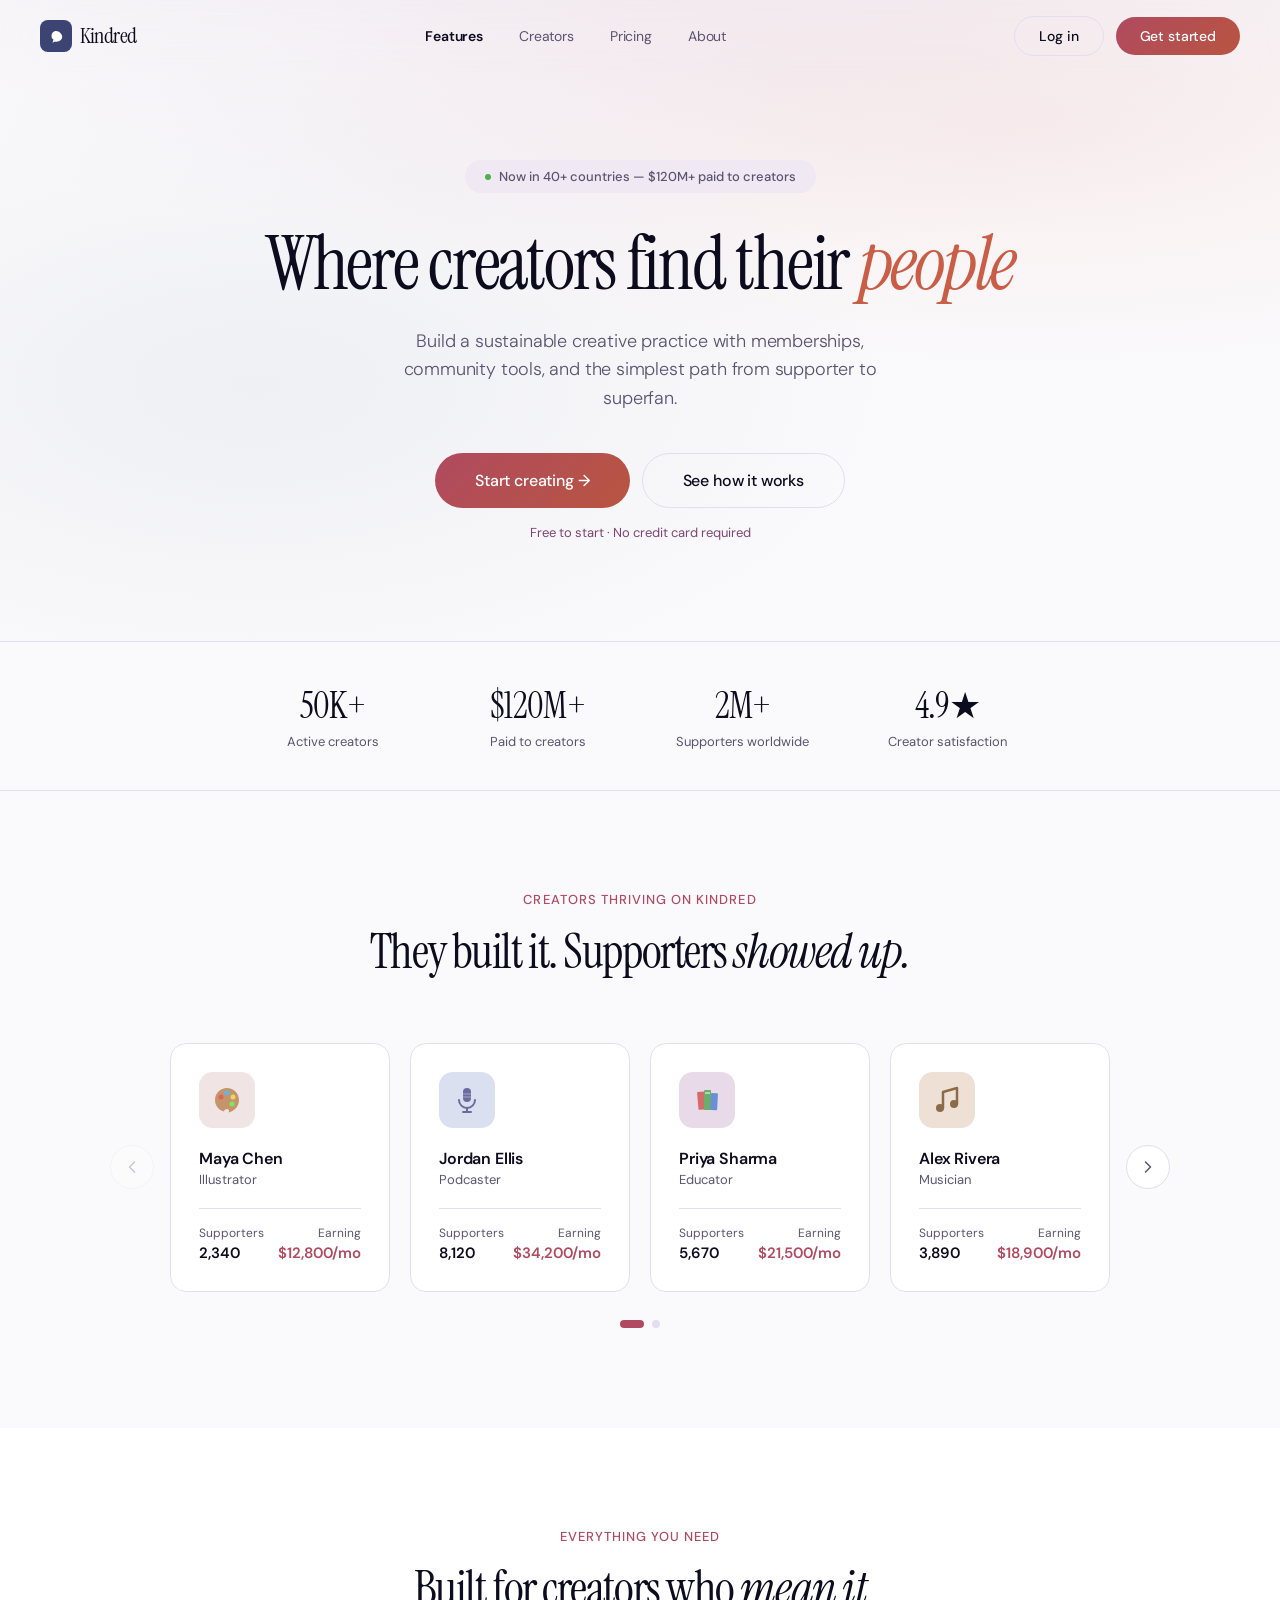
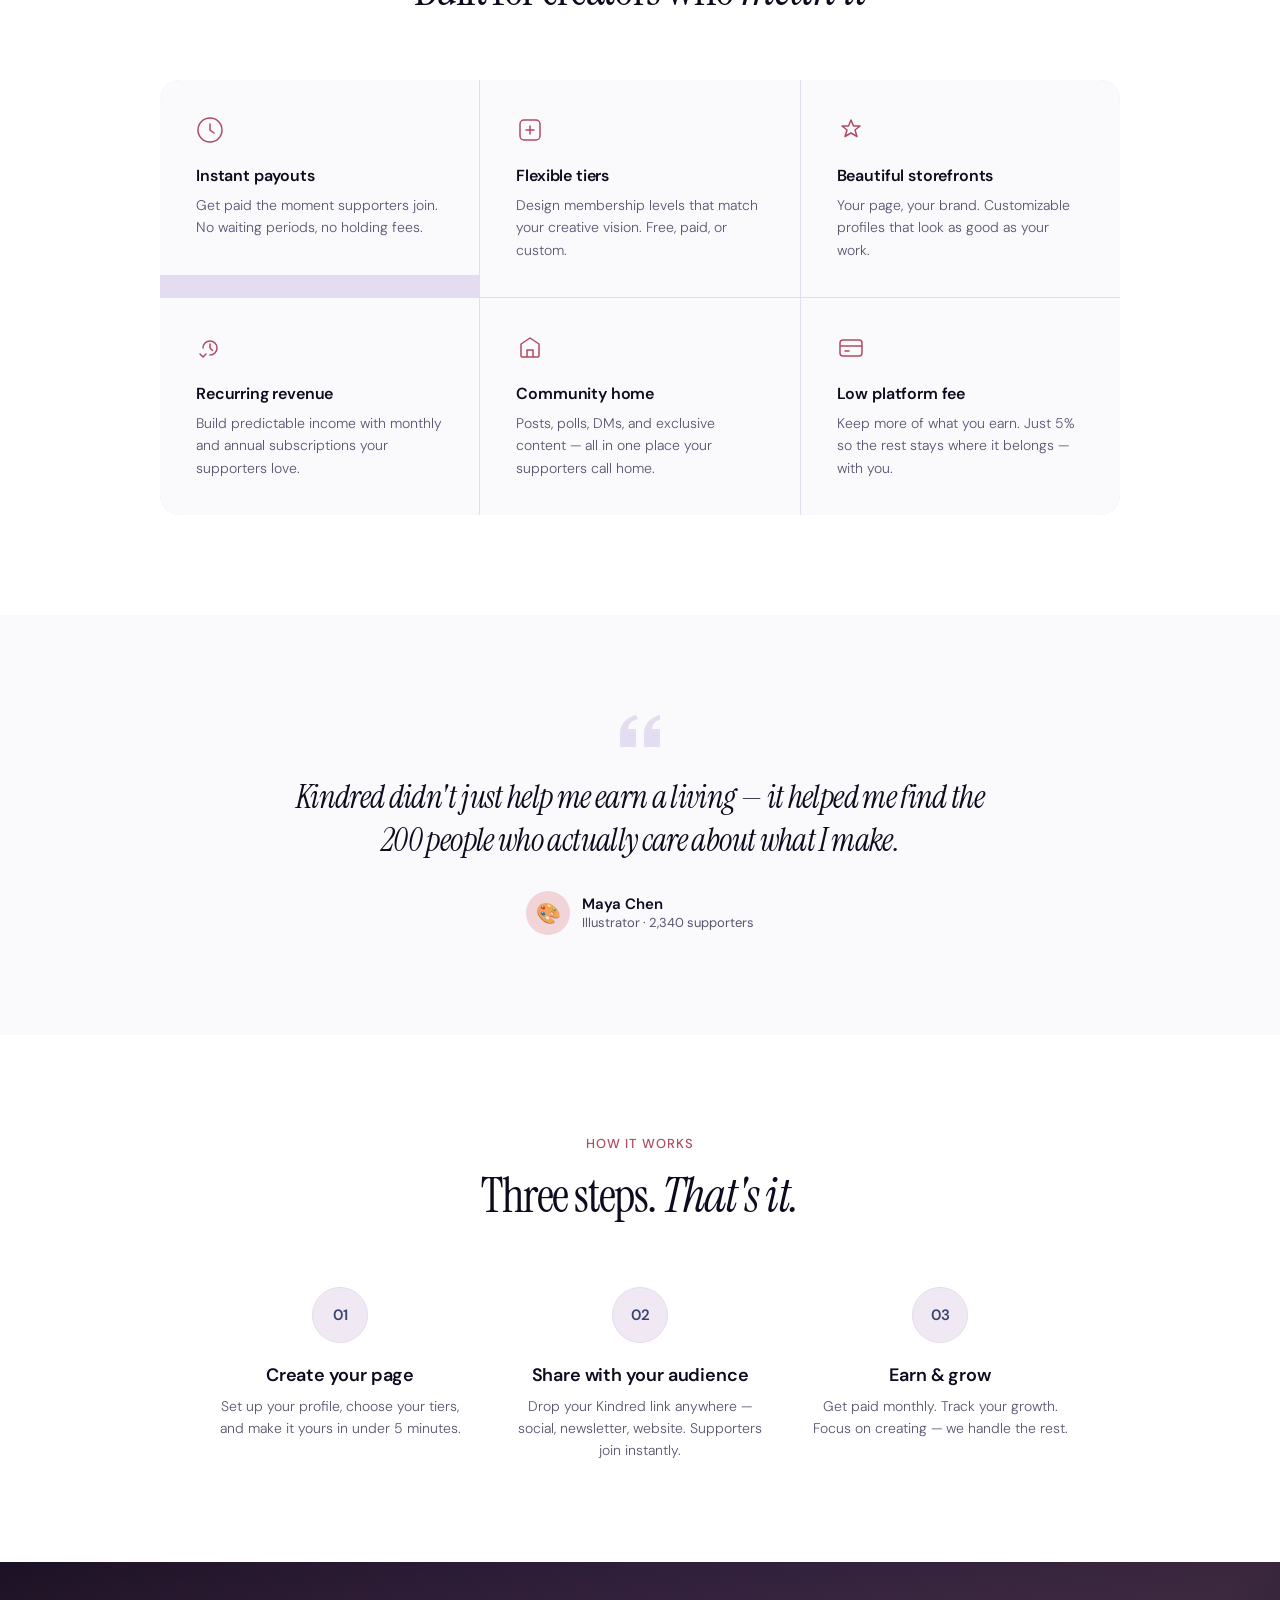
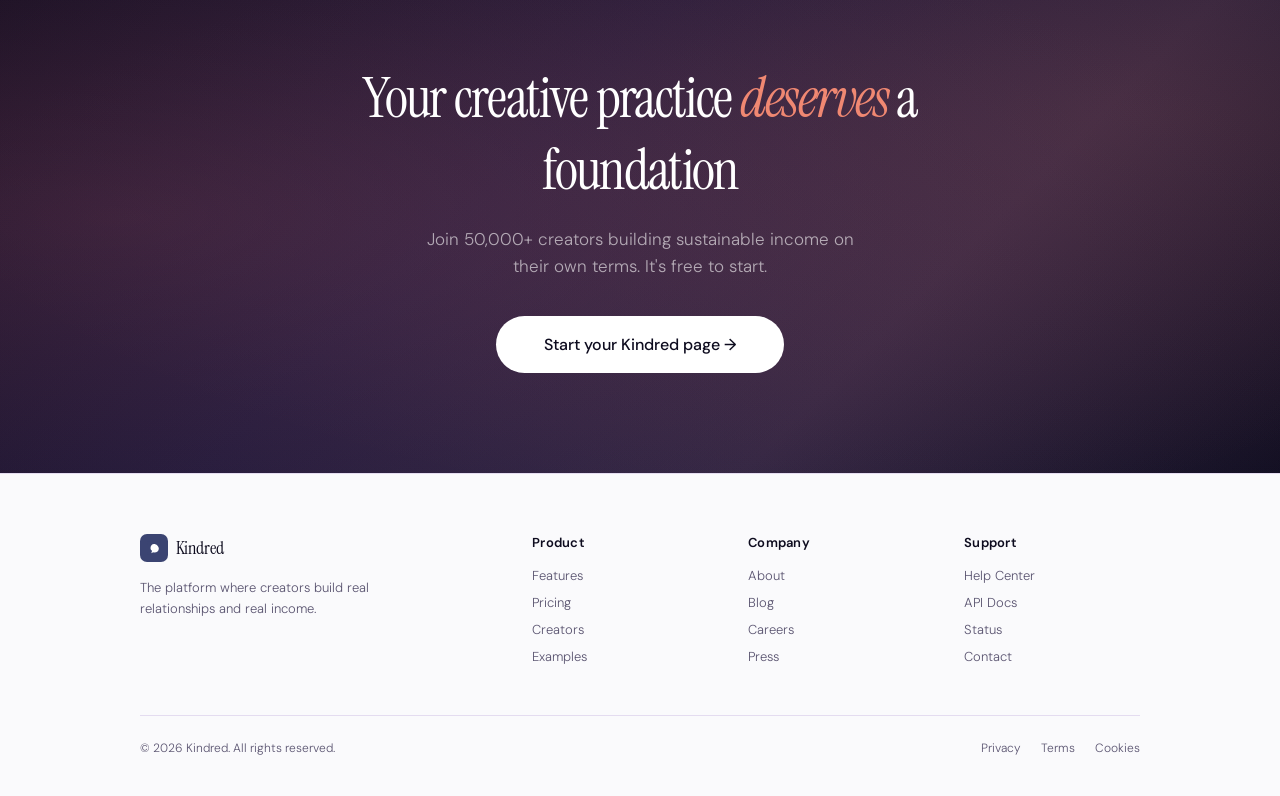
<file: index.html>
<!DOCTYPE html>
<html lang="en">
<head>
  <meta charset="UTF-8">
  <meta name="viewport" content="width=device-width, initial-scale=1.0">
  <title>Kindred — Where Creators Find Their People</title>
  <link rel="stylesheet" href="styles/landing.css">
</head>
<body>

  <nav class="nav">
    <a href="index.html" class="nav-logo">
      <div class="nav-logo-icon">
        <img src="assets/logos/kindred-logo.svg" alt="Kindred Logo" width="18" height="18">
      </div>
      <span class="serif nav-logo-text">Kindred</span>
    </a>
    <div class="nav-links">
      <a href="index.html" class="active">Features</a>
      <a href="creator.html">Creators</a>
      <a href="pricing.html">Pricing</a>
      <a href="about.html">About</a>
    </div>
    <div class="nav-actions">
      <button class="btn-secondary btn-sm">Log in</button>
      <button class="btn-primary btn-sm">Get started</button>
    </div>
  </nav>

  <section class="hero-gradient section-pad hero-section text-center">
    <div class="fade-in">
      <div class="hero-pill">
        <span class="hero-pill-dot"></span>
        Now in 40+ countries — $120M+ paid to creators
      </div>
    </div>
    <div class="fade-in delay-1">
      <h1 class="hero-title serif">
        Where creators find their <span class="text-coral text-italic">people</span>
      </h1>
    </div>
    <div class="fade-in delay-2">
      <p class="hero-subtitle">
        Build a sustainable creative practice with memberships, community tools, and the simplest path from supporter to superfan.
      </p>
    </div>
    <div class="fade-in delay-3">
      <div class="hero-buttons">
        <button class="btn-primary btn-lg">Start creating →</button>
        <button class="btn-secondary btn-lg">See how it works</button>
      </div>
    </div>
    <div class="fade-in delay-4">
      <p class="hero-note">Free to start · No credit card required</p>
    </div>
  </section>

  <section class="stats-section">
    <div class="stats-grid">
      <div class="fade-in">
        <div class="stat-item">
          <div class="serif stat-value">50K+</div>
          <div class="stat-label">Active creators</div>
        </div>
      </div>
      <div class="fade-in delay-1">
        <div class="stat-item">
          <div class="serif stat-value">$120M+</div>
          <div class="stat-label">Paid to creators</div>
        </div>
      </div>
      <div class="fade-in delay-2">
        <div class="stat-item">
          <div class="serif stat-value">2M+</div>
          <div class="stat-label">Supporters worldwide</div>
        </div>
      </div>
      <div class="fade-in delay-3">
        <div class="stat-item">
          <div class="serif stat-value">4.9★</div>
          <div class="stat-label">Creator satisfaction</div>
        </div>
      </div>
    </div>
  </section>

  <section class="section-pad">
    <div class="fade-in text-center mb-60">
      <p class="section-label">Creators thriving on Kindred</p>
      <h2 class="serif section-title">They built it. Supporters <span class="text-italic">showed up.</span></h2>
    </div>
    <div class="fade-in">
      <div class="carousel-container">
        <button class="carousel-arrow carousel-arrow-left" id="carousel-prev" aria-label="Previous creators">
          <img src="assets/icons/chevron-left.svg" alt="Previous" width="20" height="20">
        </button>
        <div class="carousel-viewport">
          <div class="carousel-track" id="carousel-track">
            </div>
        </div>
        <button class="carousel-arrow carousel-arrow-right" id="carousel-next" aria-label="Next creators">
          <img src="assets/icons/chevron-right.svg" alt="Next" width="20" height="20">
        </button>
      </div>
      <div class="carousel-dots" id="carousel-dots"></div>
    </div>
  </section>

  <section class="section-pad bg-white">
    <div class="fade-in text-center mb-60">
      <p class="section-label">Everything you need</p>
      <h2 class="serif section-title">Built for creators who <span class="text-italic">mean it</span></h2>
    </div>
    <div class="features-grid">
      <div class="fade-in"><div class="feature-card">
        <div class="feature-icon"><img src="assets/icons/clock.svg" alt="Instant payouts" width="28" height="28"></div>
        <h3 class="feature-title">Instant payouts</h3>
        <p class="feature-desc">Get paid the moment supporters join. No waiting periods, no holding fees.</p>
      </div></div>
      <div class="fade-in delay-1"><div class="feature-card">
        <div class="feature-icon"><img src="assets/icons/plus-square.svg" alt="Flexible tiers" width="28" height="28"></div>
        <h3 class="feature-title">Flexible tiers</h3>
        <p class="feature-desc">Design membership levels that match your creative vision. Free, paid, or custom.</p>
      </div></div>
      <div class="fade-in delay-2"><div class="feature-card">
        <div class="feature-icon"><img src="assets/icons/star.svg" alt="Beautiful storefronts" width="28" height="28"></div>
        <h3 class="feature-title">Beautiful storefronts</h3>
        <p class="feature-desc">Your page, your brand. Customizable profiles that look as good as your work.</p>
      </div></div>
      <div class="fade-in delay-3"><div class="feature-card">
        <div class="feature-icon"><img src="assets/icons/refresh.svg" alt="Recurring revenue" width="28" height="28"></div>
        <h3 class="feature-title">Recurring revenue</h3>
        <p class="feature-desc">Build predictable income with monthly and annual subscriptions your supporters love.</p>
      </div></div>
      <div class="fade-in delay-4"><div class="feature-card">
        <div class="feature-icon"><img src="assets/icons/home.svg" alt="Community home" width="28" height="28"></div>
        <h3 class="feature-title">Community home</h3>
        <p class="feature-desc">Posts, polls, DMs, and exclusive content — all in one place your supporters call home.</p>
      </div></div>
      <div class="fade-in delay-5"><div class="feature-card">
        <div class="feature-icon"><img src="assets/icons/card.svg" alt="Low platform fee" width="28" height="28"></div>
        <h3 class="feature-title">Low platform fee</h3>
        <p class="feature-desc">Keep more of what you earn. Just 5% so the rest stays where it belongs — with you.</p>
      </div></div>
    </div>
  </section>

  <section class="section-pad">
    <div class="fade-in">
      <div class="testimonial-container">
        <img class="testimonial-icon" src="assets/icons/quote.svg" alt="Quote" width="40" height="32">
        <blockquote class="serif testimonial-quote">
          Kindred didn't just help me earn a living — it helped me find the 200 people who actually care about what I make.
        </blockquote>
        <div class="testimonial-author-wrap">
          <div class="testimonial-avatar">🎨</div>
          <div class="testimonial-author-info">
            <div class="testimonial-author-name">Maya Chen</div>
            <div class="testimonial-author-role">Illustrator · 2,340 supporters</div>
          </div>
        </div>
      </div>
    </div>
  </section>

  <section class="section-pad bg-white">
    <div class="fade-in text-center mb-60">
      <p class="section-label">How it works</p>
      <h2 class="serif section-title">Three steps. <span class="text-italic">That's it.</span></h2>
    </div>
    <div class="steps-container">
      <div class="fade-in"><div class="step-item">
        <div class="step-number">01</div>
        <h3 class="step-title">Create your page</h3>
        <p class="step-desc">Set up your profile, choose your tiers, and make it yours in under 5 minutes.</p>
      </div></div>
      <div class="fade-in delay-1"><div class="step-item">
        <div class="step-number">02</div>
        <h3 class="step-title">Share with your audience</h3>
        <p class="step-desc">Drop your Kindred link anywhere — social, newsletter, website. Supporters join instantly.</p>
      </div></div>
      <div class="fade-in delay-2"><div class="step-item">
        <div class="step-number">03</div>
        <h3 class="step-title">Earn & grow</h3>
        <p class="step-desc">Get paid monthly. Track your growth. Focus on creating — we handle the rest.</p>
      </div></div>
    </div>
  </section>

  <section class="cta-section section-pad text-center">
    <div class="fade-in">
      <h2 class="serif cta-title">
        Your creative practice <span class="text-italic text-coral-light">deserves</span> a foundation
      </h2>
    </div>
    <div class="fade-in delay-1">
      <p class="cta-subtitle">
        Join 50,000+ creators building sustainable income on their own terms. It's free to start.
      </p>
    </div>
    <div class="fade-in delay-2">
      <div class="cta-actions">
        <button class="btn-cta-white">Start your Kindred page →</button>
      </div>
    </div>
  </section>

  <footer class="footer">
    <div class="footer-grid">
      <div>
        <div class="footer-brand">
          <div class="footer-logo-icon"><img src="assets/logos/kindred-logo.svg" alt="Kindred Logo" width="14" height="14"></div>
          <span class="serif footer-brand-text">Kindred</span>
        </div>
        <p class="footer-desc">
          The platform where creators build real relationships and real income.
        </p>
      </div>
      <div class="footer-col">
        <div class="footer-col-title">Product</div>
        <a href="#">Features</a><a href="pricing.html">Pricing</a><a href="creator.html">Creators</a><a href="#">Examples</a>
      </div>
      <div class="footer-col">
        <div class="footer-col-title">Company</div>
        <a href="about.html">About</a><a href="#">Blog</a><a href="#">Careers</a><a href="#">Press</a>
      </div>
      <div class="footer-col">
        <div class="footer-col-title">Support</div>
        <a href="#">Help Center</a><a href="#">API Docs</a><a href="#">Status</a><a href="#">Contact</a>
      </div>
    </div>
    <div class="footer-bottom">
      <span>© 2026 Kindred. All rights reserved.</span>
      <div class="footer-legal-links">
        <a href="#">Privacy</a><a href="#">Terms</a><a href="#">Cookies</a>
      </div>
    </div>
  </footer>

  <script src="scripts/landing.js"></script>
</body>
</html>
</file>
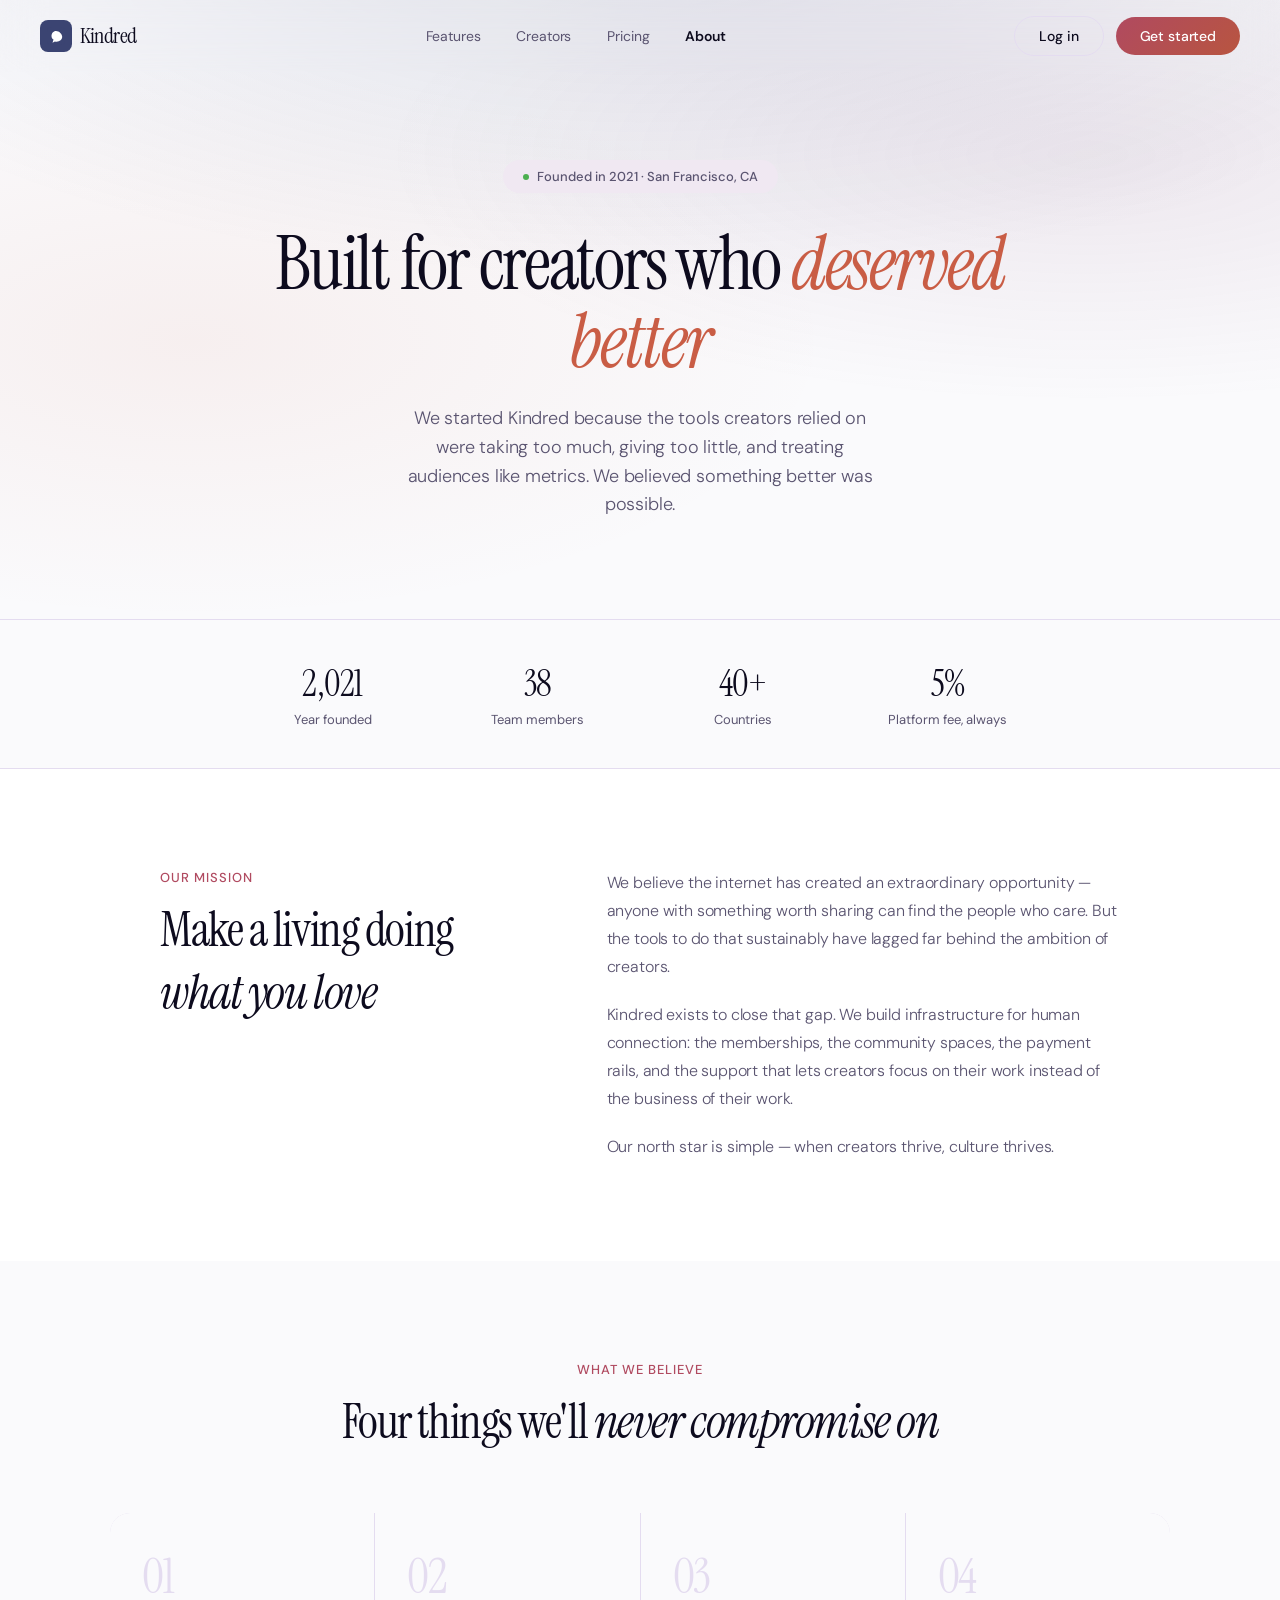
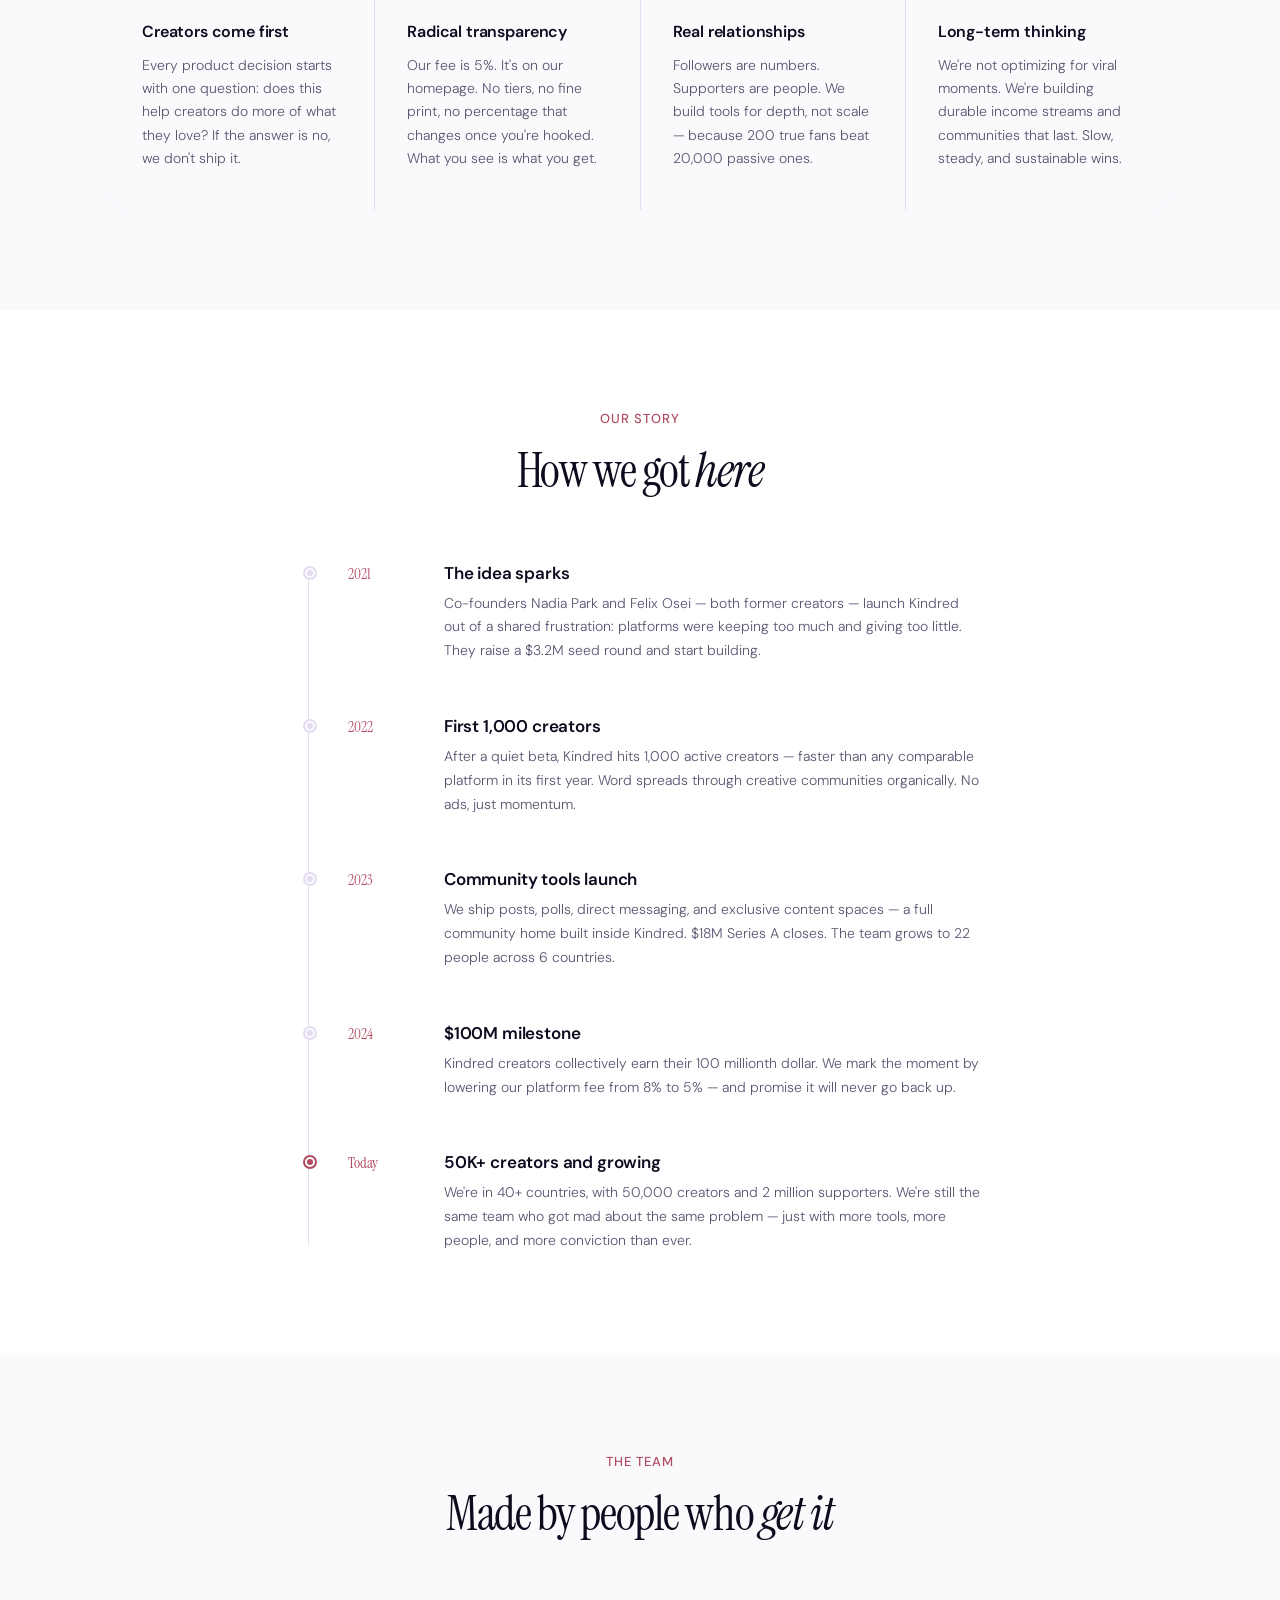
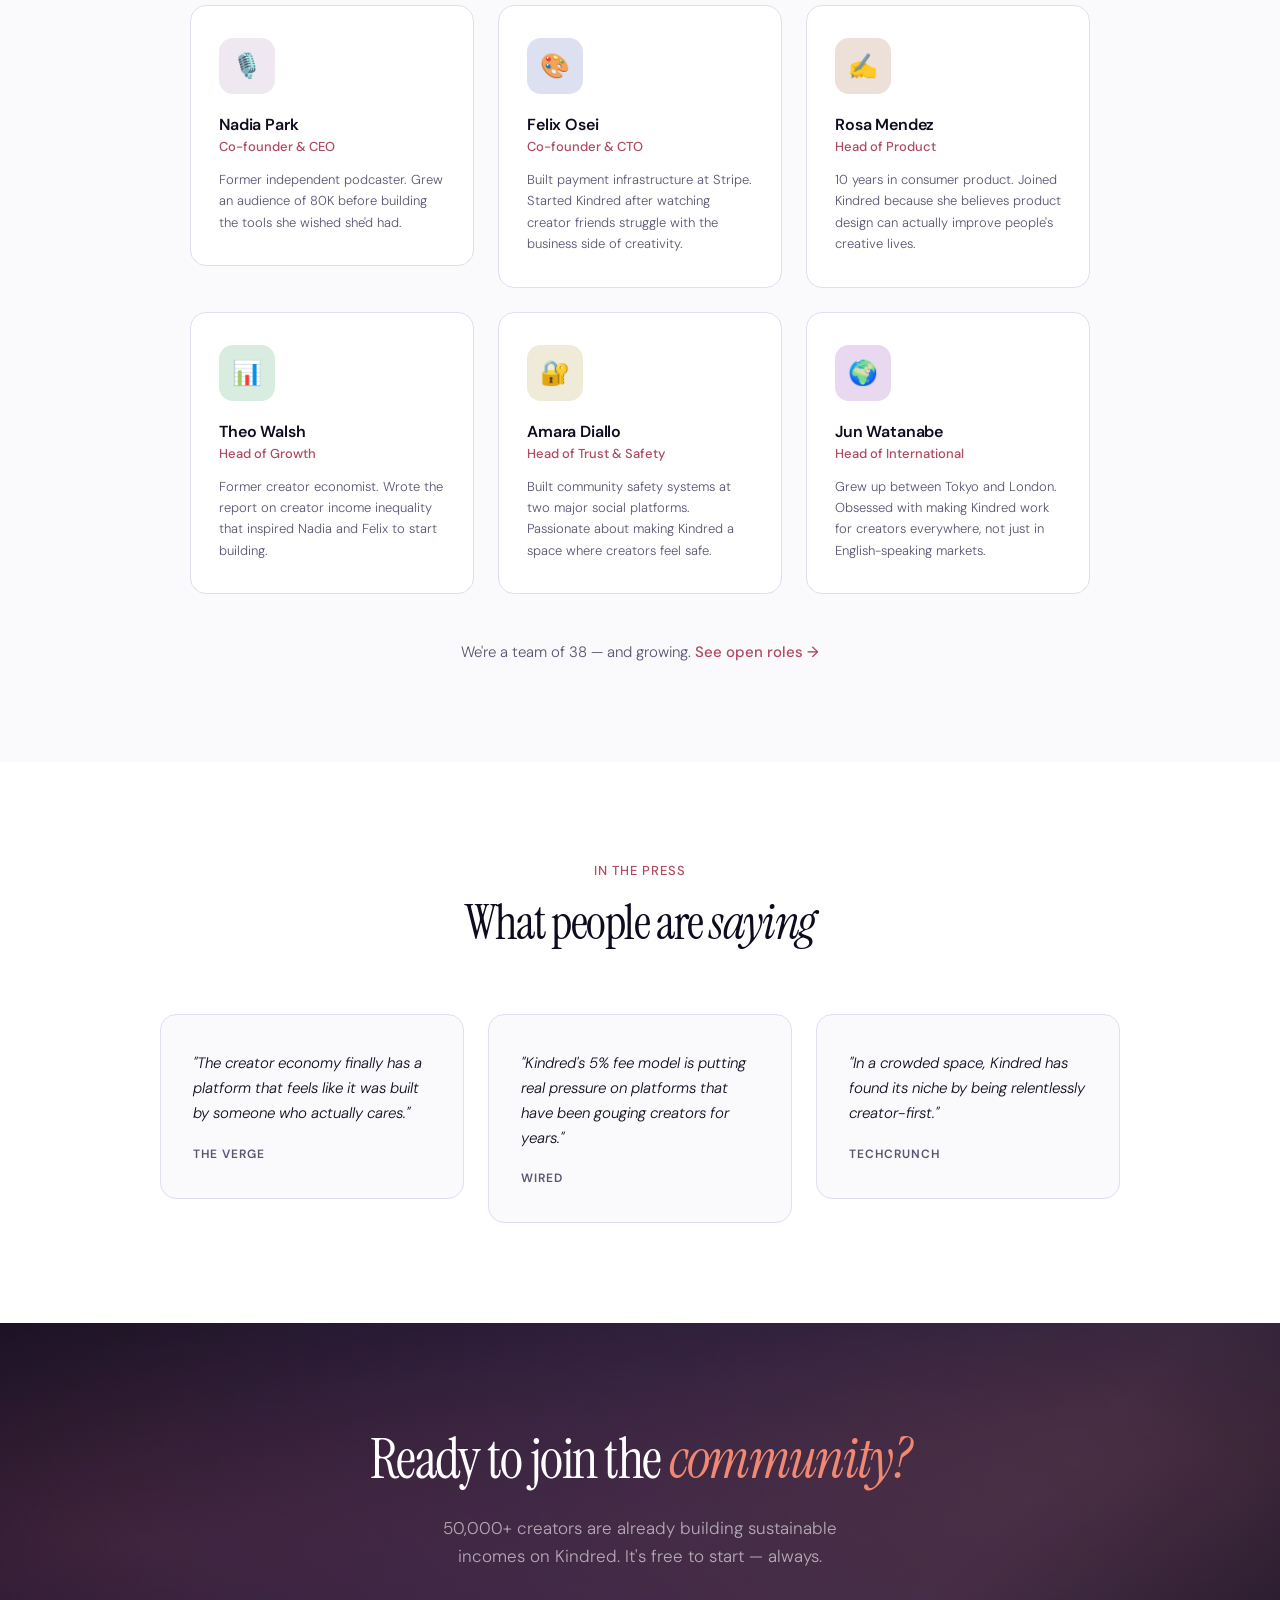
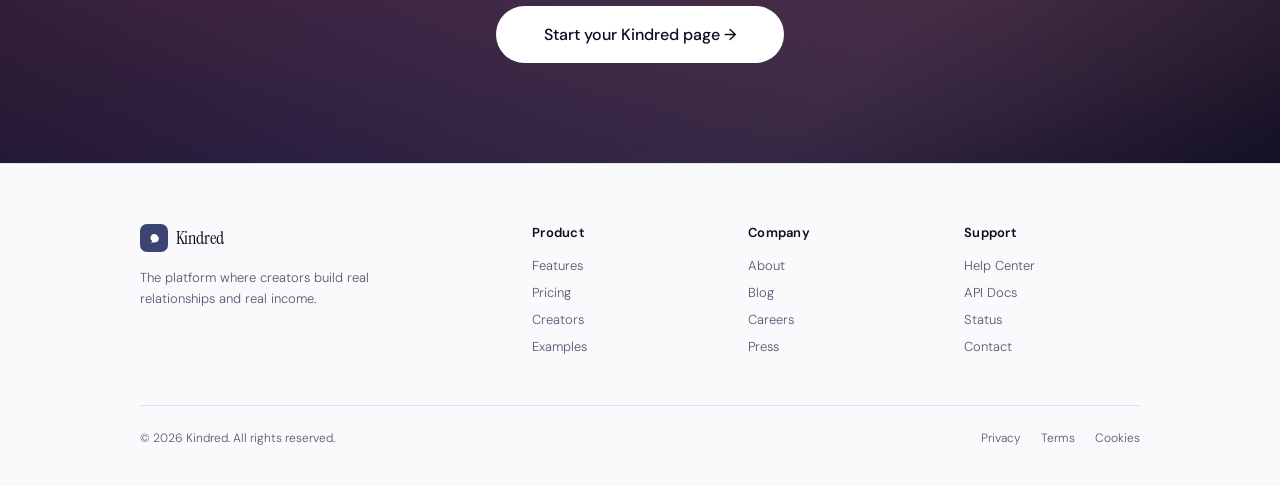
<file: about.html>
<!DOCTYPE html>
<html lang="en">

<head>
  <meta charset="UTF-8">
  <meta name="viewport" content="width=device-width, initial-scale=1.0">
  <title>About — Kindred</title>
  <link rel="stylesheet" href="styles/landing.css">
  <link rel="stylesheet" href="styles/about.css">
</head>

<body>

  <nav class="nav">
    <a href="index.html" class="nav-logo">
      <div class="nav-logo-icon">
        <img src="assets/logos/kindred-logo.svg" alt="Kindred Logo" width="18" height="18">
      </div>
      <span class="serif nav-logo-text">Kindred</span>
    </a>
    <div class="nav-links">
      <a href="index.html">Features</a>
      <a href="creator.html">Creators</a>
      <a href="pricing.html">Pricing</a>
      <a href="about.html" class="active">About</a>
    </div>
    <div class="nav-actions">
      <button class="btn-secondary btn-sm">Log in</button>
      <button class="btn-primary btn-sm">Get started</button>
    </div>
  </nav>

  <section class="about-hero-gradient section-pad hero-section text-center">
    <div class="fade-in">
      <div class="hero-pill">
        <span class="hero-pill-dot"></span>
        Founded in 2021 · San Francisco, CA
      </div>
    </div>
    <div class="fade-in delay-1">
      <h1 class="hero-title serif">
        Built for creators who <span class="text-coral text-italic">deserved better</span>
      </h1>
    </div>
    <div class="fade-in delay-2">
      <p class="hero-subtitle">
        We started Kindred because the tools creators relied on were taking too much, giving too little, and treating
        audiences like metrics. We believed something better was possible.
      </p>
    </div>
  </section>

  <section class="stats-section">
    <div class="stats-grid">
      <div class="fade-in">
        <div class="stat-item">
          <div class="serif stat-value">2021</div>
          <div class="stat-label">Year founded</div>
        </div>
      </div>
      <div class="fade-in delay-1">
        <div class="stat-item">
          <div class="serif stat-value">38</div>
          <div class="stat-label">Team members</div>
        </div>
      </div>
      <div class="fade-in delay-2">
        <div class="stat-item">
          <div class="serif stat-value">40+</div>
          <div class="stat-label">Countries</div>
        </div>
      </div>
      <div class="fade-in delay-3">
        <div class="stat-item">
          <div class="serif stat-value">5%</div>
          <div class="stat-label">Platform fee, always</div>
        </div>
      </div>
    </div>
  </section>

  <section class="section-pad bg-white">
    <div class="about-mission-grid">
      <div class="fade-in">
        <p class="section-label">Our mission</p>
        <h2 class="serif section-title">Make a living doing <span class="text-italic">what you love</span></h2>
      </div>
      <div class="fade-in delay-1">
        <p class="about-mission-body">
          We believe the internet has created an extraordinary opportunity — anyone with something worth sharing can
          find the people who care. But the tools to do that sustainably have lagged far behind the ambition of
          creators.
        </p>
        <p class="about-mission-body">
          Kindred exists to close that gap. We build infrastructure for human connection: the memberships, the community
          spaces, the payment rails, and the support that lets creators focus on their work instead of the business of
          their work.
        </p>
        <p class="about-mission-body">
          Our north star is simple — when creators thrive, culture thrives.
        </p>
      </div>
    </div>
  </section>

  <section class="section-pad">
    <div class="fade-in text-center mb-60">
      <p class="section-label">What we believe</p>
      <h2 class="serif section-title">Four things we'll <span class="text-italic">never compromise on</span></h2>
    </div>
    <div class="values-grid">
      <div class="fade-in">
        <div class="value-card">
          <div class="value-number serif">01</div>
          <h3 class="value-title">Creators come first</h3>
          <p class="value-desc">Every product decision starts with one question: does this help creators do more of what
            they love? If the answer is no, we don't ship it.</p>
        </div>
      </div>
      <div class="fade-in delay-1">
        <div class="value-card">
          <div class="value-number serif">02</div>
          <h3 class="value-title">Radical transparency</h3>
          <p class="value-desc">Our fee is 5%. It's on our homepage. No tiers, no fine print, no percentage that changes
            once you're hooked. What you see is what you get.</p>
        </div>
      </div>
      <div class="fade-in delay-2">
        <div class="value-card">
          <div class="value-number serif">03</div>
          <h3 class="value-title">Real relationships</h3>
          <p class="value-desc">Followers are numbers. Supporters are people. We build tools for depth, not scale —
            because 200 true fans beat 20,000 passive ones.</p>
        </div>
      </div>
      <div class="fade-in delay-3">
        <div class="value-card">
          <div class="value-number serif">04</div>
          <h3 class="value-title">Long-term thinking</h3>
          <p class="value-desc">We're not optimizing for viral moments. We're building durable income streams and
            communities that last. Slow, steady, and sustainable wins.</p>
        </div>
      </div>
    </div>
  </section>

  <section class="section-pad bg-white">
    <div class="fade-in text-center mb-60">
      <p class="section-label">Our story</p>
      <h2 class="serif section-title">How we got <span class="text-italic">here</span></h2>
    </div>
    <div class="timeline-container">
      <div class="timeline-line"></div>

      <div class="fade-in timeline-item">
        <div class="timeline-dot"></div>
        <div class="timeline-year serif">2021</div>
        <div class="timeline-content">
          <h3 class="timeline-title">The idea sparks</h3>
          <p class="timeline-desc">Co-founders Nadia Park and Felix Osei — both former creators — launch Kindred out of
            a shared frustration: platforms were keeping too much and giving too little. They raise a $3.2M seed round
            and start building.</p>
        </div>
      </div>

      <div class="fade-in delay-1 timeline-item">
        <div class="timeline-dot"></div>
        <div class="timeline-year serif">2022</div>
        <div class="timeline-content">
          <h3 class="timeline-title">First 1,000 creators</h3>
          <p class="timeline-desc">After a quiet beta, Kindred hits 1,000 active creators — faster than any comparable
            platform in its first year. Word spreads through creative communities organically. No ads, just momentum.
          </p>
        </div>
      </div>

      <div class="fade-in delay-2 timeline-item">
        <div class="timeline-dot"></div>
        <div class="timeline-year serif">2023</div>
        <div class="timeline-content">
          <h3 class="timeline-title">Community tools launch</h3>
          <p class="timeline-desc">We ship posts, polls, direct messaging, and exclusive content spaces — a full
            community home built inside Kindred. $18M Series A closes. The team grows to 22 people across 6 countries.
          </p>
        </div>
      </div>

      <div class="fade-in delay-3 timeline-item">
        <div class="timeline-dot"></div>
        <div class="timeline-year serif">2024</div>
        <div class="timeline-content">
          <h3 class="timeline-title">$100M milestone</h3>
          <p class="timeline-desc">Kindred creators collectively earn their 100 millionth dollar. We mark the moment by
            lowering our platform fee from 8% to 5% — and promise it will never go back up.</p>
        </div>
      </div>

      <div class="fade-in delay-4 timeline-item timeline-item-last">
        <div class="timeline-dot timeline-dot-active"></div>
        <div class="timeline-year serif">Today</div>
        <div class="timeline-content">
          <h3 class="timeline-title">50K+ creators and growing</h3>
          <p class="timeline-desc">We're in 40+ countries, with 50,000 creators and 2 million supporters. We're still
            the same team who got mad about the same problem — just with more tools, more people, and more conviction
            than ever.</p>
        </div>
      </div>
    </div>
  </section>

  <section class="section-pad">
    <div class="fade-in text-center mb-60">
      <p class="section-label">The team</p>
      <h2 class="serif section-title">Made by people who <span class="text-italic">get it</span></h2>
    </div>
    <div class="team-grid">
      <div class="fade-in">
        <div class="team-card">
          <div class="team-avatar team-avatar-1">🎙️</div>
          <div class="team-name">Nadia Park</div>
          <div class="team-role">Co-founder & CEO</div>
          <p class="team-bio">Former independent podcaster. Grew an audience of 80K before building the tools she wished
            she'd had.</p>
        </div>
      </div>
      <div class="fade-in delay-1">
        <div class="team-card">
          <div class="team-avatar team-avatar-2">🎨</div>
          <div class="team-name">Felix Osei</div>
          <div class="team-role">Co-founder & CTO</div>
          <p class="team-bio">Built payment infrastructure at Stripe. Started Kindred after watching creator friends
            struggle with the business side of creativity.</p>
        </div>
      </div>
      <div class="fade-in delay-2">
        <div class="team-card">
          <div class="team-avatar team-avatar-3">✍️</div>
          <div class="team-name">Rosa Mendez</div>
          <div class="team-role">Head of Product</div>
          <p class="team-bio">10 years in consumer product. Joined Kindred because she believes product design can
            actually improve people's creative lives.</p>
        </div>
      </div>
      <div class="fade-in delay-3">
        <div class="team-card">
          <div class="team-avatar team-avatar-4">📊</div>
          <div class="team-name">Theo Walsh</div>
          <div class="team-role">Head of Growth</div>
          <p class="team-bio">Former creator economist. Wrote the report on creator income inequality that inspired
            Nadia and Felix to start building.</p>
        </div>
      </div>
      <div class="fade-in delay-4">
        <div class="team-card">
          <div class="team-avatar team-avatar-5">🔐</div>
          <div class="team-name">Amara Diallo</div>
          <div class="team-role">Head of Trust & Safety</div>
          <p class="team-bio">Built community safety systems at two major social platforms. Passionate about making
            Kindred a space where creators feel safe.</p>
        </div>
      </div>
      <div class="fade-in delay-5">
        <div class="team-card">
          <div class="team-avatar team-avatar-6">🌍</div>
          <div class="team-name">Jun Watanabe</div>
          <div class="team-role">Head of International</div>
          <p class="team-bio">Grew up between Tokyo and London. Obsessed with making Kindred work for creators
            everywhere, not just in English-speaking markets.</p>
        </div>
      </div>
    </div>
    <div class="fade-in team-hiring-wrap">
      <p class="team-hiring-note">We're a team of 38 — and growing. <a href="#" class="team-hiring-link">See open roles
          →</a></p>
    </div>
  </section>

  <section class="press-section section-pad bg-white">
    <div class="fade-in text-center mb-60">
      <p class="section-label">In the press</p>
      <h2 class="serif section-title">What people are <span class="text-italic">saying</span></h2>
    </div>
    <div class="press-quotes-grid">
      <div class="fade-in">
        <div class="press-card">
          <p class="press-quote">"The creator economy finally has a platform that feels like it was built by someone who
            actually cares."</p>
          <div class="press-source">The Verge</div>
        </div>
      </div>
      <div class="fade-in delay-1">
        <div class="press-card">
          <p class="press-quote">"Kindred's 5% fee model is putting real pressure on platforms that have been gouging
            creators for years."</p>
          <div class="press-source">Wired</div>
        </div>
      </div>
      <div class="fade-in delay-2">
        <div class="press-card">
          <p class="press-quote">"In a crowded space, Kindred has found its niche by being relentlessly creator-first."
          </p>
          <div class="press-source">TechCrunch</div>
        </div>
      </div>
    </div>
  </section>

  <section class="cta-section section-pad text-center">
    <div class="fade-in">
      <h2 class="serif cta-title">
        Ready to join the <span class="text-italic text-coral-light">community?</span>
      </h2>
    </div>
    <div class="fade-in delay-1">
      <p class="cta-subtitle">
        50,000+ creators are already building sustainable incomes on Kindred. It's free to start — always.
      </p>
    </div>
    <div class="fade-in delay-2">
      <div class="cta-actions">
        <button class="btn-cta-white">Start your Kindred page →</button>
      </div>
    </div>
  </section>

  <footer class="footer">
    <div class="footer-grid">
      <div>
        <div class="footer-brand">
          <div class="footer-logo-icon"><img src="assets/logos/kindred-logo.svg" alt="Kindred Logo" width="14"
              height="14"></div>
          <span class="serif footer-brand-text">Kindred</span>
        </div>
        <p class="footer-desc">The platform where creators build real relationships and real income.</p>
      </div>
      <div class="footer-col">
        <div class="footer-col-title">Product</div>
        <a href="#">Features</a><a href="pricing.html">Pricing</a><a href="creator.html">Creators</a><a
          href="#">Examples</a>
      </div>
      <div class="footer-col">
        <div class="footer-col-title">Company</div>
        <a href="about.html">About</a><a href="#">Blog</a><a href="#">Careers</a><a href="#">Press</a>
      </div>
      <div class="footer-col">
        <div class="footer-col-title">Support</div>
        <a href="#">Help Center</a><a href="#">API Docs</a><a href="#">Status</a><a href="#">Contact</a>
      </div>
    </div>
    <div class="footer-bottom">
      <span>© 2026 Kindred. All rights reserved.</span>
      <div class="footer-legal-links">
        <a href="#">Privacy</a><a href="#">Terms</a><a href="#">Cookies</a>
      </div>
    </div>
  </footer>

  <script src="scripts/landing.js"></script>
  <script src="scripts/about.js"></script>
</body>

</html>
</file>
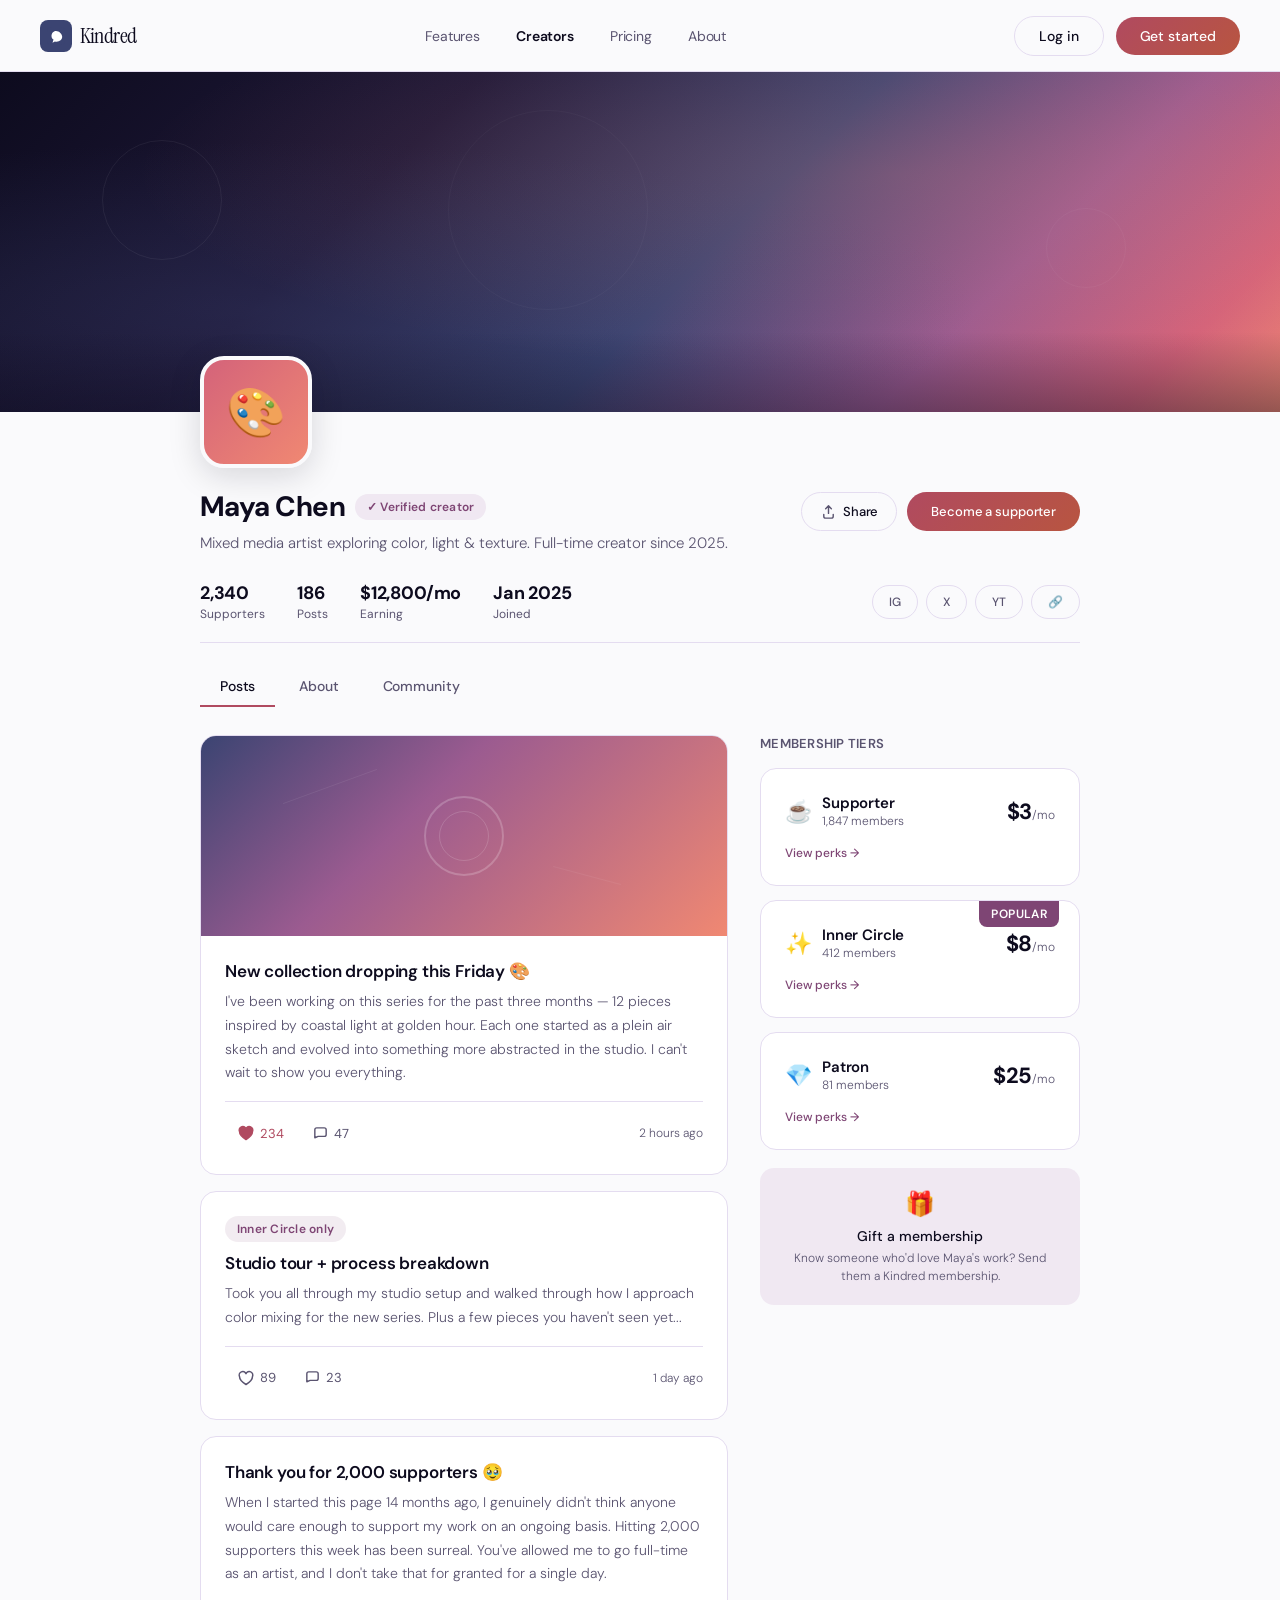
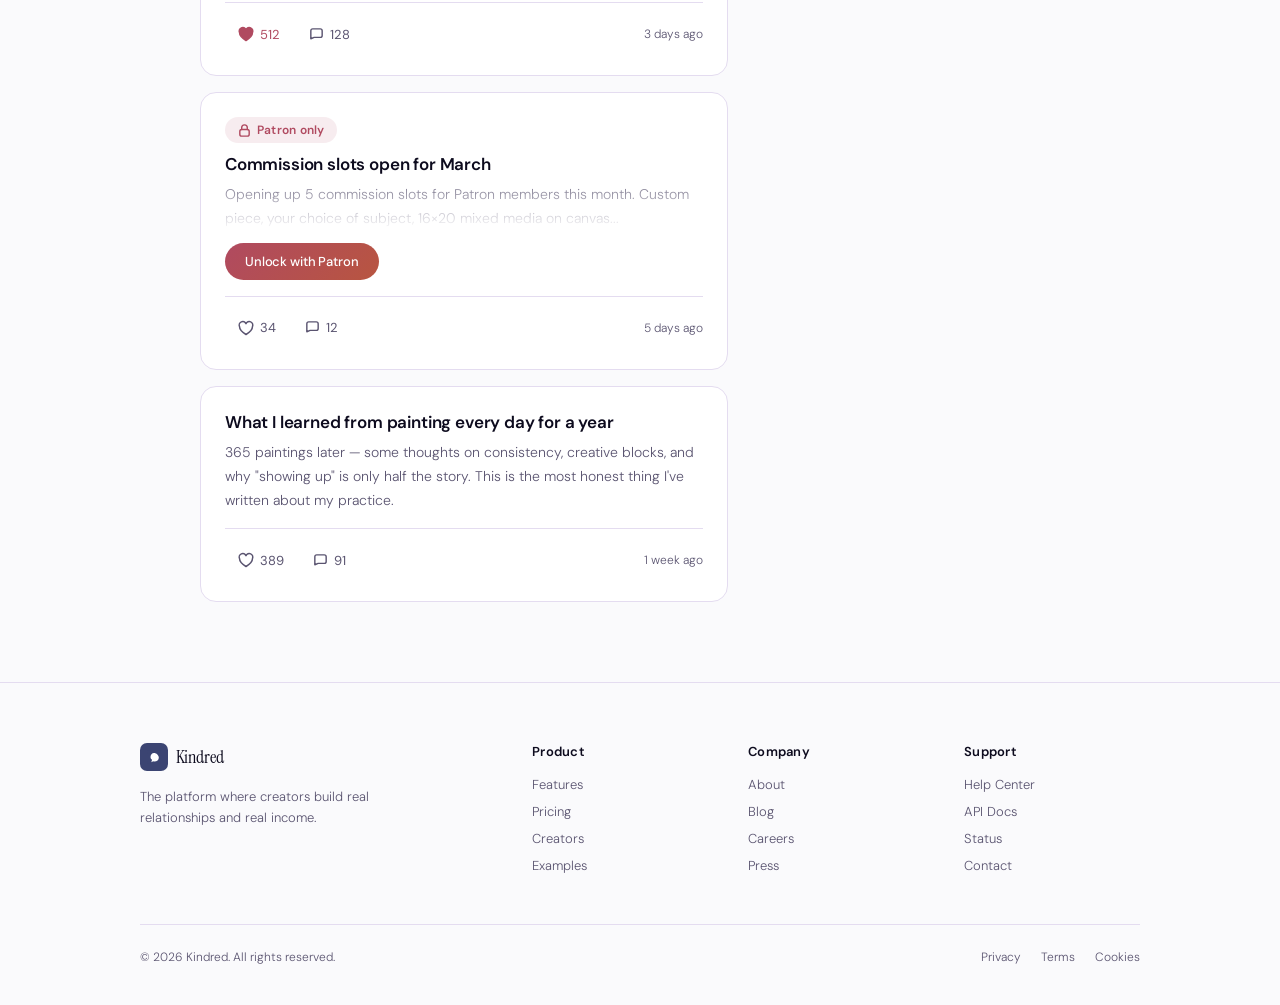
<file: creator.html>
<!DOCTYPE html>
<html lang="en">
<head>
  <meta charset="UTF-8">
  <meta name="viewport" content="width=device-width, initial-scale=1.0">
  <title>Kindred — Maya Chen</title>
  <link rel="stylesheet" href="styles/creator.css">
</head>
<body>

  <nav class="nav">
    <a href="index.html" class="nav-logo">
      <div class="nav-logo-icon">
        <img src="assets/logos/kindred-logo.svg" alt="Kindred Logo" width="18" height="18">
      </div>
      <span class="serif nav-logo-text">Kindred</span>
    </a>
    <div class="nav-links">
      <a href="index.html">Features</a>
      <a href="creator.html" class="active">Creators</a>
      <a href="pricing.html">Pricing</a>
      <a href="about.html">About</a>
    </div>
    <div class="nav-actions">
      <button class="btn-secondary btn-sm">Log in</button>
      <button class="btn-primary btn-sm">Get started</button>
    </div>
  </nav>

  <section class="banner-gradient">
    <div class="banner-circle banner-circle-1"></div>
    <div class="banner-circle banner-circle-2"></div>
    <div class="banner-circle banner-circle-3"></div>
  </section>

  <div class="profile-header">
    <div class="profile-avatar">🎨</div>

    <div class="profile-info">
      <div class="profile-info-main">
        <div class="profile-name-wrap">
          <h1 class="profile-name">Maya Chen</h1>
          <span class="verified-badge">✓ Verified creator</span>
        </div>
        <p class="profile-bio">Mixed media artist exploring color, light & texture. Full-time creator since 2025.</p>
      </div>
      <div class="profile-actions">
        <button class="btn-secondary btn-icon">
          <img src="assets/icons/share.svg" alt="Share" width="17" height="17">
          Share
        </button>
        <button class="btn-primary btn-subscribe">Become a supporter</button>
      </div>
    </div>

    <div class="profile-stats-bar">
      <div><div class="profile-stat-value">2,340</div><div class="profile-stat-label">Supporters</div></div>
      <div><div class="profile-stat-value">186</div><div class="profile-stat-label">Posts</div></div>
      <div><div class="profile-stat-value">$12,800/mo</div><div class="profile-stat-label">Earning</div></div>
      <div><div class="profile-stat-value">Jan 2025</div><div class="profile-stat-label">Joined</div></div>
      <div class="social-chips">
        <a href="#" class="social-chip">IG</a>
        <a href="#" class="social-chip">X</a>
        <a href="#" class="social-chip">YT</a>
        <a href="#" class="social-chip">🔗</a>
      </div>
    </div>
  </div>

  <div class="content-area">
    <div class="tabs">
      <button class="tab-btn active" data-tab="posts">Posts</button>
      <button class="tab-btn" data-tab="about">About</button>
      <button class="tab-btn" data-tab="community">Community</button>
    </div>

    <div class="content-layout">
      <div>
        <div id="tab-posts" class="tab-panel post-feed">

          <div class="fade-in"><div class="post-card">
            <div class="post-image post-image-placeholder">
              <div class="placeholder-circle-outer">
                <div class="placeholder-circle-inner"></div>
              </div>
              <div class="placeholder-line-1"></div>
              <div class="placeholder-line-2"></div>
            </div>
            <div class="post-body">
              <h3 class="post-title">New collection dropping this Friday 🎨</h3>
              <p class="post-content">I've been working on this series for the past three months — 12 pieces inspired by coastal light at golden hour. Each one started as a plein air sketch and evolved into something more abstracted in the studio. I can't wait to show you everything.</p>
              <div class="post-footer">
                <div class="post-actions">
                  <button class="like-btn liked" data-post="1">
                    <img class="heart-icon" src="assets/icons/heart-filled.svg" alt="Liked" width="18" height="18">
                    <span class="like-count">234</span>
                  </button>
                  <button class="like-btn">
                    <img src="assets/icons/comment.svg" alt="Comment" width="17" height="17">
                    47
                  </button>
                </div>
                <span class="post-time">2 hours ago</span>
              </div>
            </div>
          </div></div>

          <div class="fade-in delay-1"><div class="post-card">
            <div class="post-body">
              <span class="post-tier-badge inner-circle">Inner Circle only</span>
              <h3 class="post-title">Studio tour + process breakdown</h3>
              <p class="post-content">Took you all through my studio setup and walked through how I approach color mixing for the new series. Plus a few pieces you haven't seen yet...</p>
              <div class="post-footer">
                <div class="post-actions">
                  <button class="like-btn" data-post="2">
                    <img class="heart-icon" src="assets/icons/heart.svg" alt="Like" width="18" height="18">
                    <span class="like-count">89</span>
                  </button>
                  <button class="like-btn">
                    <img src="assets/icons/comment.svg" alt="Comment" width="17" height="17">
                    23
                  </button>
                </div>
                <span class="post-time">1 day ago</span>
              </div>
            </div>
          </div></div>

          <div class="fade-in delay-2"><div class="post-card">
            <div class="post-body">
              <h3 class="post-title">Thank you for 2,000 supporters 🥹</h3>
              <p class="post-content">When I started this page 14 months ago, I genuinely didn't think anyone would care enough to support my work on an ongoing basis. Hitting 2,000 supporters this week has been surreal. You've allowed me to go full-time as an artist, and I don't take that for granted for a single day.</p>
              <div class="post-footer">
                <div class="post-actions">
                  <button class="like-btn liked" data-post="3">
                    <img class="heart-icon" src="assets/icons/heart-filled.svg" alt="Liked" width="18" height="18">
                    <span class="like-count">512</span>
                  </button>
                  <button class="like-btn">
                    <img src="assets/icons/comment.svg" alt="Comment" width="17" height="17">
                    128
                  </button>
                </div>
                <span class="post-time">3 days ago</span>
              </div>
            </div>
          </div></div>

          <div class="fade-in delay-3"><div class="post-card">
            <div class="post-body">
              <span class="post-tier-badge patron">
                <img src="assets/icons/lock.svg" alt="Locked" width="15" height="15">
                Patron only
              </span>
              <h3 class="post-title">Commission slots open for March</h3>
              <div class="post-locked-content">
                <p class="post-content">Opening up 5 commission slots for Patron members this month. Custom piece, your choice of subject, 16×20 mixed media on canvas...</p>
              </div>
              <button class="btn-primary btn-unlock">Unlock with Patron</button>
              <div class="post-footer">
                <div class="post-actions">
                  <button class="like-btn" data-post="4">
                    <img class="heart-icon" src="assets/icons/heart.svg" alt="Like" width="18" height="18">
                    <span class="like-count">34</span>
                  </button>
                  <button class="like-btn">
                    <img src="assets/icons/comment.svg" alt="Comment" width="17" height="17">
                    12
                  </button>
                </div>
                <span class="post-time">5 days ago</span>
              </div>
            </div>
          </div></div>

          <div class="fade-in delay-4"><div class="post-card">
            <div class="post-body">
              <h3 class="post-title">What I learned from painting every day for a year</h3>
              <p class="post-content">365 paintings later — some thoughts on consistency, creative blocks, and why "showing up" is only half the story. This is the most honest thing I've written about my practice.</p>
              <div class="post-footer">
                <div class="post-actions">
                  <button class="like-btn" data-post="5">
                    <img class="heart-icon" src="assets/icons/heart.svg" alt="Like" width="18" height="18">
                    <span class="like-count">389</span>
                  </button>
                  <button class="like-btn">
                    <img src="assets/icons/comment.svg" alt="Comment" width="17" height="17">
                    91
                  </button>
                </div>
                <span class="post-time">1 week ago</span>
              </div>
            </div>
          </div></div>

        </div>

        <div id="tab-about" class="tab-panel" style="display: none;">
          <div class="about-card">
            <h2 class="serif about-title">About Maya</h2>
            <div class="about-text">
              <p>I'm a mixed media artist based in Portland, Oregon. My work explores the intersection of natural light, texture, and emotion — heavily influenced by the Pacific Northwest landscape and years of travel through Southeast Asia and Southern Europe.</p>
              <p>Before going full-time on Kindred, I worked as a graphic designer for 6 years. Making the leap to independent art felt terrifying, but this community made it possible. Today, I spend my days painting, teaching workshops, and sharing my process with the people who've supported this journey.</p>
              <p>What you'll get here: behind-the-scenes looks at my studio practice, process breakdowns, early access to new collections, and a community of people who genuinely love art. I post 3-4 times per week and do a live studio session every Friday for Inner Circle members and above.</p>
            </div>
            <div class="about-highlights-section">
              <h3 class="highlights-title">Highlights</h3>
              <div class="highlight-tags">
                <span class="highlight-tag">🎨 Full-time artist</span>
                <span class="highlight-tag">📍 Portland, OR</span>
                <span class="highlight-tag">🖼️ 200+ original works</span>
                <span class="highlight-tag">🎓 RISD '19</span>
                <span class="highlight-tag">🌏 37 countries</span>
                <span class="highlight-tag">☕ Oat milk flat white</span>
              </div>
            </div>
          </div>
        </div>

        <div id="tab-community" class="tab-panel" style="display: none;">
          <div class="community-card">
            <div class="community-icon">💬</div>
            <h2 class="serif community-title">Join the conversation</h2>
            <p class="community-desc">
              Become a supporter to access Maya's community feed, participate in polls, and connect with other members.
            </p>
            <button class="btn-primary btn-join-community">Become a supporter</button>
          </div>
        </div>
      </div>

      <div class="tiers-sidebar">
        <div class="tiers-sidebar-label">MEMBERSHIP TIERS</div>

        <div class="tier-card" data-tier-color="var(--indigo)">
          <div class="tier-header">
            <span class="tier-emoji">☕</span>
            <div><div class="tier-name">Supporter</div><div class="tier-members">1,847 members</div></div>
            <div class="tier-price-container"><span class="tier-price">$3</span><span class="tier-price-period">/mo</span></div>
          </div>
          <div class="tier-expand">
            <div class="tier-perks">
              <div class="tier-perk"><img src="assets/icons/check-indigo.svg" alt="✓" width="14" height="14"> Access to community feed</div>
              <div class="tier-perk"><img src="assets/icons/check-indigo.svg" alt="✓" width="14" height="14"> Monthly newsletter</div>
              <div class="tier-perk"><img src="assets/icons/check-indigo.svg" alt="✓" width="14" height="14"> Supporter badge</div>
            </div>
            <button class="btn-primary btn-tier-join">Join Supporter</button>
          </div>
          <div class="tier-view-perks">View perks →</div>
        </div>

        <div class="tier-card" data-tier-color="var(--plum)">
          <div class="tier-popular-badge">POPULAR</div>
          <div class="tier-header">
            <span class="tier-emoji">✨</span>
            <div><div class="tier-name">Inner Circle</div><div class="tier-members">412 members</div></div>
            <div class="tier-price-container"><span class="tier-price">$8</span><span class="tier-price-period">/mo</span></div>
          </div>
          <div class="tier-expand">
            <div class="tier-perks">
              <div class="tier-perk"><img src="assets/icons/check-plum.svg" alt="✓" width="14" height="14"> Everything in Supporter</div>
              <div class="tier-perk"><img src="assets/icons/check-plum.svg" alt="✓" width="14" height="14"> Behind-the-scenes content</div>
              <div class="tier-perk"><img src="assets/icons/check-plum.svg" alt="✓" width="14" height="14"> Early access to new work</div>
              <div class="tier-perk"><img src="assets/icons/check-plum.svg" alt="✓" width="14" height="14"> Exclusive polls & Q&A</div>
            </div>
            <button class="btn-primary btn-tier-join">Join Inner Circle</button>
          </div>
          <div class="tier-view-perks">View perks →</div>
        </div>

        <div class="tier-card" data-tier-color="var(--rose)">
          <div class="tier-header">
            <span class="tier-emoji">💎</span>
            <div><div class="tier-name">Patron</div><div class="tier-members">81 members</div></div>
            <div class="tier-price-container"><span class="tier-price">$25</span><span class="tier-price-period">/mo</span></div>
          </div>
          <div class="tier-expand">
            <div class="tier-perks">
              <div class="tier-perk"><img src="assets/icons/check-rose.svg" alt="✓" width="14" height="14"> Everything in Inner Circle</div>
              <div class="tier-perk"><img src="assets/icons/check-rose.svg" alt="✓" width="14" height="14"> 1-on-1 monthly video call</div>
              <div class="tier-perk"><img src="assets/icons/check-rose.svg" alt="✓" width="14" height="14"> Original sketches & files</div>
              <div class="tier-perk"><img src="assets/icons/check-rose.svg" alt="✓" width="14" height="14"> Name in credits</div>
              <div class="tier-perk"><img src="assets/icons/check-rose.svg" alt="✓" width="14" height="14"> Custom commission priority</div>
            </div>
            <button class="btn-primary btn-tier-join">Join Patron</button>
          </div>
          <div class="tier-view-perks">View perks →</div>
        </div>

        <div class="gift-box">
          <div class="gift-icon">🎁</div>
          <div class="gift-title">Gift a membership</div>
          <div class="gift-desc">
            Know someone who'd love Maya's work? Send them a Kindred membership.
          </div>
        </div>
      </div>
    </div>
  </div>

  <footer class="footer">
    <div class="footer-grid">
      <div>
        <div class="footer-brand">
          <div class="footer-logo-icon"><img src="assets/logos/kindred-logo.svg" alt="Kindred Logo" width="14" height="14"></div>
          <span class="serif footer-brand-text">Kindred</span>
        </div>
        <p class="footer-desc">The platform where creators build real relationships and real income.</p>
      </div>
      <div class="footer-col"><div class="footer-col-title">Product</div><a href="#">Features</a><a href="pricing.html">Pricing</a><a href="creator.html">Creators</a><a href="#">Examples</a></div>
      <div class="footer-col"><div class="footer-col-title">Company</div><a href="about.html">About</a><a href="#">Blog</a><a href="#">Careers</a><a href="#">Press</a></div>
      <div class="footer-col"><div class="footer-col-title">Support</div><a href="#">Help Center</a><a href="#">API Docs</a><a href="#">Status</a><a href="#">Contact</a></div>
    </div>
    <div class="footer-bottom">
      <span>© 2026 Kindred. All rights reserved.</span>
      <div class="footer-legal-links"><a href="#">Privacy</a><a href="#">Terms</a><a href="#">Cookies</a></div>
    </div>
  </footer>

  <script src="scripts/creator.js"></script>
</body>
</html>
</file>
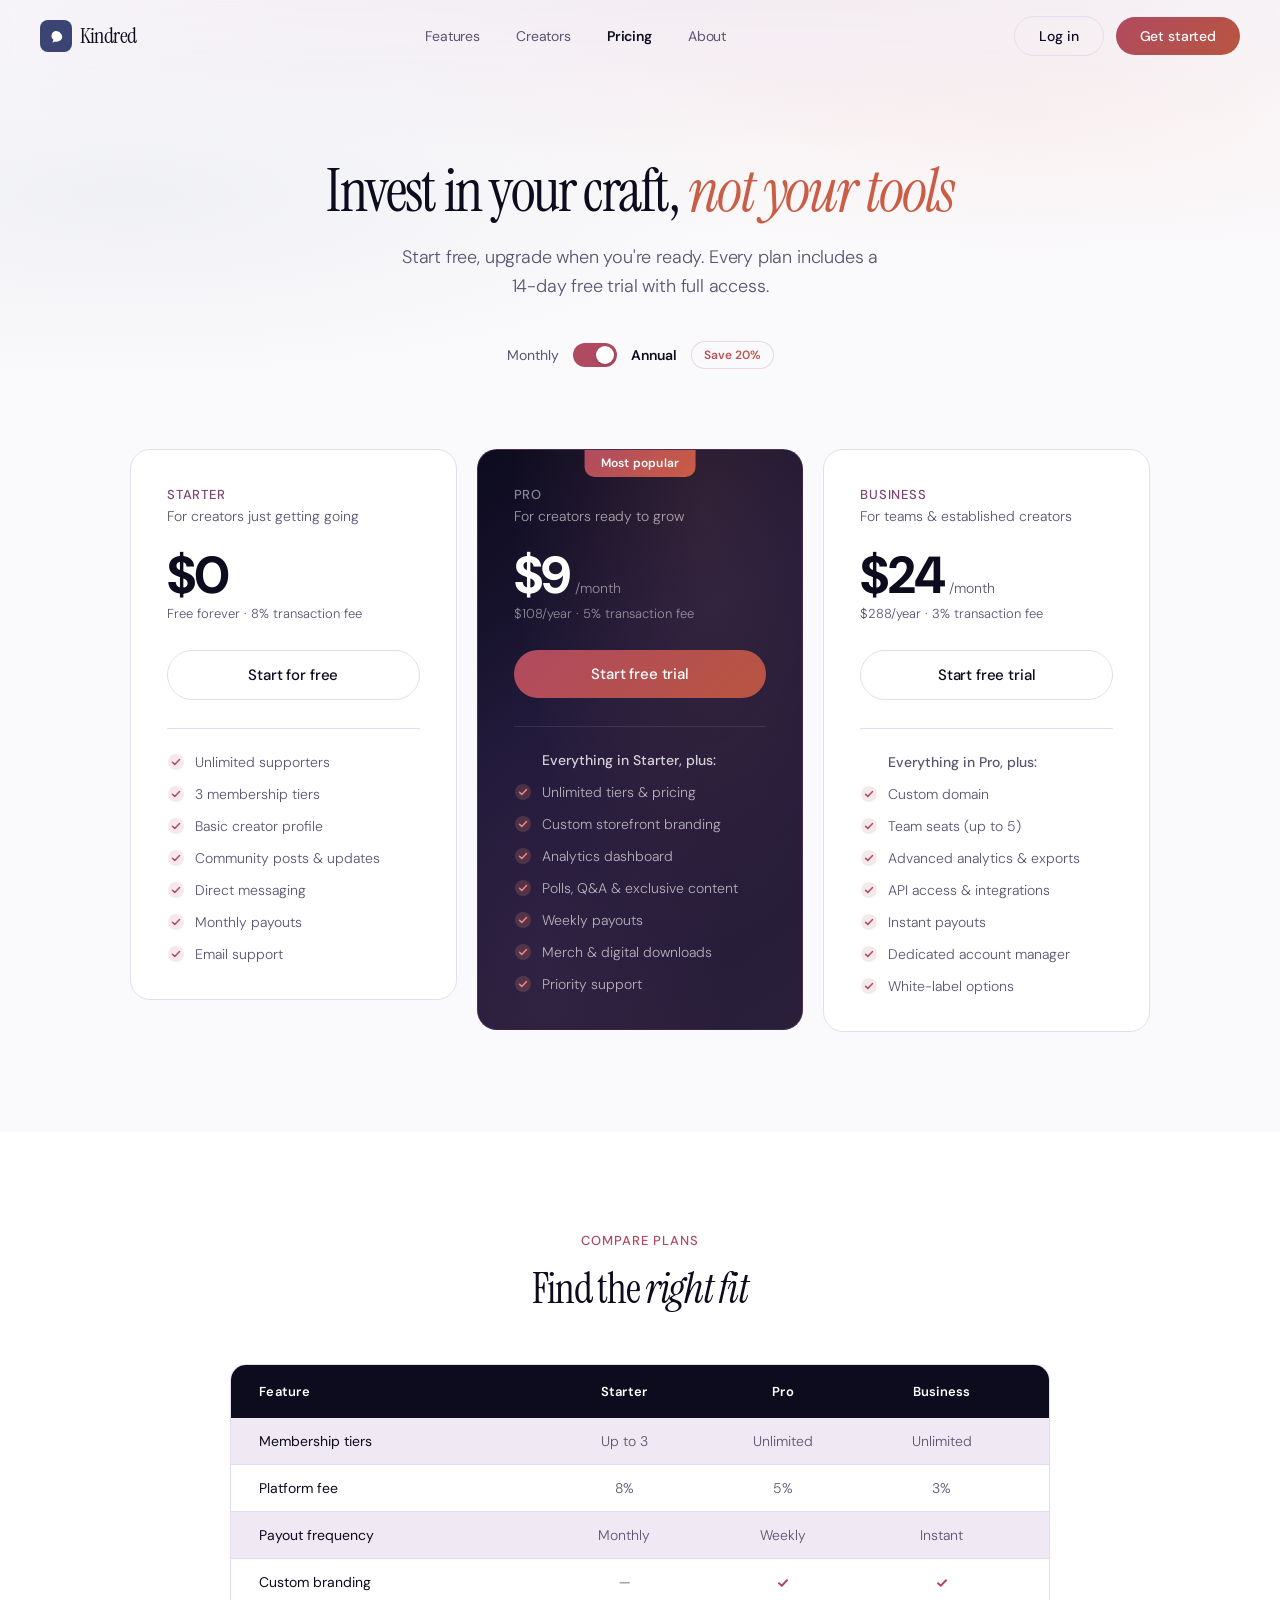
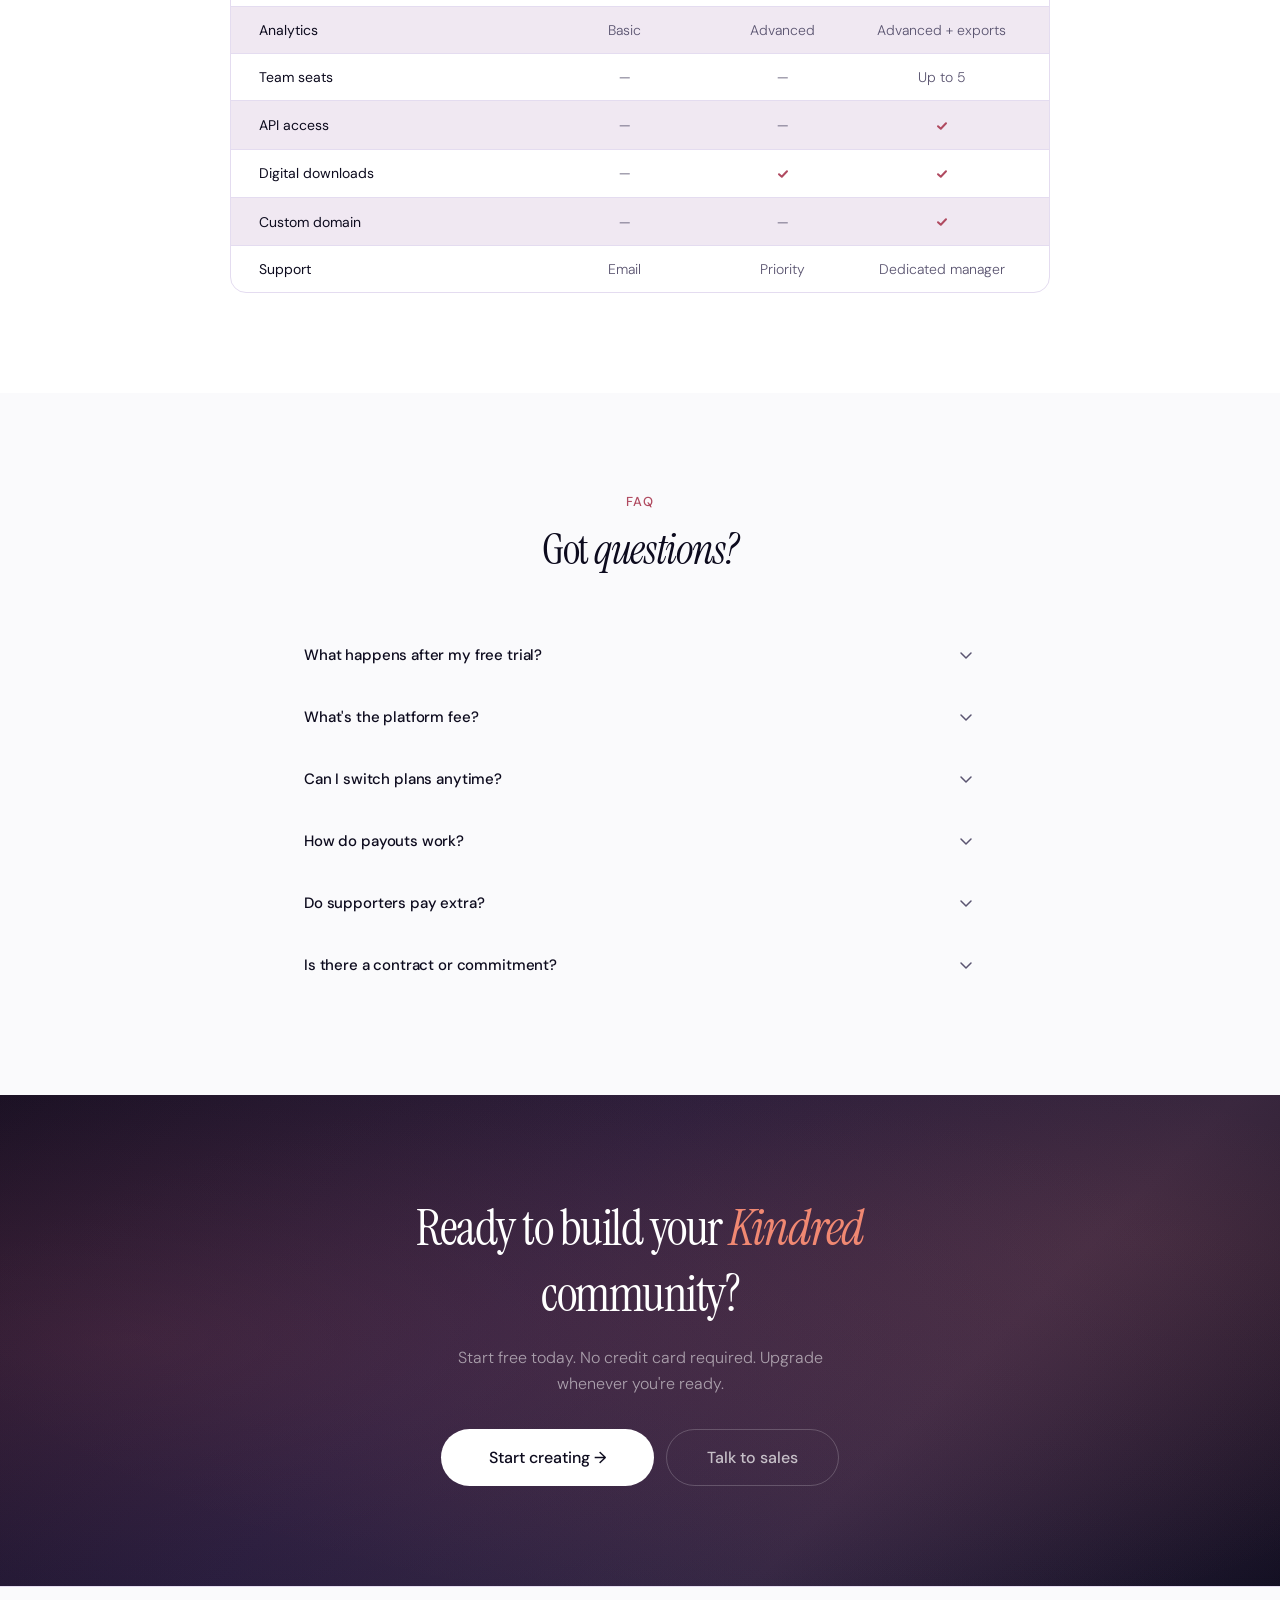
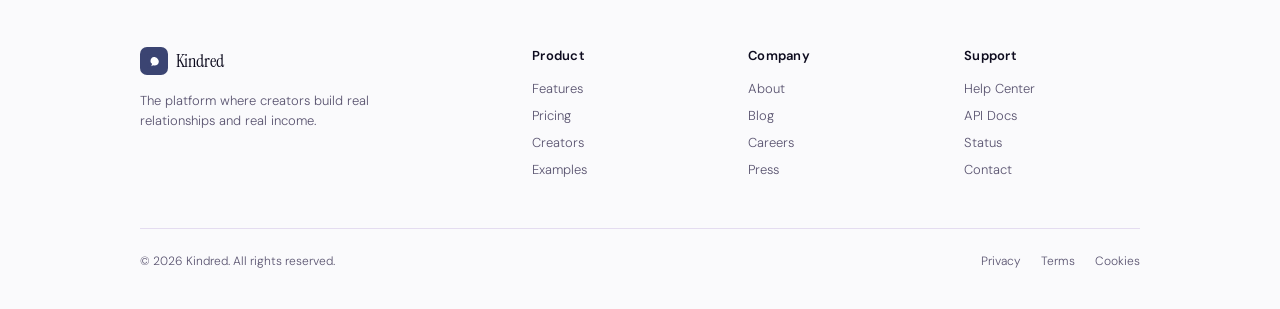
<file: pricing.html>
<!DOCTYPE html>
<html lang="en">
<head>
  <meta charset="UTF-8">
  <meta name="viewport" content="width=device-width, initial-scale=1.0">
  <title>Kindred — Pricing</title>
  <link rel="stylesheet" href="styles/pricing.css">
</head>
<body>

  <nav class="nav">
    <a href="index.html" class="nav-logo">
      <div class="nav-logo-icon">
        <img src="assets/logos/kindred-logo.svg" alt="Kindred Logo" width="18" height="18">
      </div>
      <span class="serif nav-logo-text">Kindred</span>
    </a>
    <div class="nav-links">
      <a href="index.html">Features</a>
      <a href="creator.html">Creators</a>
      <a href="pricing.html" class="active">Pricing</a>
      <a href="about.html">About</a>
    </div>
    <div class="nav-actions">
      <button class="btn-secondary btn-sm">Log in</button>
      <button class="btn-primary btn-sm">Get started</button>
    </div>
  </nav>

  <section class="pricing-hero text-center">
      <h1 class="pricing-title serif">
        Invest in your craft, <span class="text-italic text-coral">not your tools</span>
      </h1>
    </div>
    <div class="fade-in delay-1">
      <p class="pricing-subtitle">
        Start free, upgrade when you're ready. Every plan includes a 14-day free trial with full access.
      </p>
    </div>

    <div class="fade-in delay-2">
      <div class="toggle-container">
        <span id="label-monthly" class="toggle-label inactive">Monthly</span>
        <button id="billing-toggle" class="toggle-track" style="background: var(--rose);">
          <div class="toggle-thumb" style="left: 23px;"></div>
        </button>
        <span id="label-annual" class="toggle-label active">Annual</span>
        <span id="save-badge" class="save-badge">Save 20%</span>
      </div>
    </div>
  </section>

  <section class="section-pad pricing-cards-section">
    <div class="plans-grid">

      <div class="fade-in">
        <div class="plan-card">
          <div class="plan-card-content">
            <div class="plan-name">Starter</div>
            <div class="plan-tagline">For creators just getting going</div>
            <div class="plan-price-wrap">
              <span class="plan-price" data-monthly="0" data-yearly="0">$0</span>
            </div>
            <div class="plan-fee" data-billing-monthly="Free forever · 8% transaction fee" data-billing-yearly="Free forever · 8% transaction fee">Free forever · 8% transaction fee</div>
            <button class="btn-secondary btn-block text-secondary">Start for free</button>
            <div class="plan-features">
              <div class="plan-feature"><img src="assets/icons/check-circle.svg" alt="✓" width="18" height="18"> Unlimited supporters</div>
              <div class="plan-feature"><img src="assets/icons/check-circle.svg" alt="✓" width="18" height="18"> 3 membership tiers</div>
              <div class="plan-feature"><img src="assets/icons/check-circle.svg" alt="✓" width="18" height="18"> Basic creator profile</div>
              <div class="plan-feature"><img src="assets/icons/check-circle.svg" alt="✓" width="18" height="18"> Community posts & updates</div>
              <div class="plan-feature"><img src="assets/icons/check-circle.svg" alt="✓" width="18" height="18"> Direct messaging</div>
              <div class="plan-feature"><img src="assets/icons/check-circle.svg" alt="✓" width="18" height="18"> Monthly payouts</div>
              <div class="plan-feature"><img src="assets/icons/check-circle.svg" alt="✓" width="18" height="18"> Email support</div>
            </div>
          </div>
        </div>
      </div>

      <div class="fade-in delay-1">
        <div class="plan-card featured">
          <div class="plan-badge">Most popular</div>
          <div class="plan-card-content">
            <div class="plan-name">Pro</div>
            <div class="plan-tagline">For creators ready to grow</div>
            <div class="plan-price-wrap">
              <span class="plan-price" data-monthly="12" data-yearly="9">$9</span>
              <span class="plan-period">/month</span>
            </div>
            <div class="plan-fee" data-billing-monthly="Billed monthly · 5% transaction fee" data-billing-yearly="$108/year · 5% transaction fee">$108/year · 5% transaction fee</div>
            <button class="btn-primary btn-block">Start free trial</button>
            <div class="plan-features">
              <div class="plan-feature highlight"><span class="feature-spacer"></span> Everything in Starter, plus:</div>
              <div class="plan-feature"><img src="assets/icons/check-circle-coral.svg" alt="✓" width="18" height="18"> Unlimited tiers & pricing</div>
              <div class="plan-feature"><img src="assets/icons/check-circle-coral.svg" alt="✓" width="18" height="18"> Custom storefront branding</div>
              <div class="plan-feature"><img src="assets/icons/check-circle-coral.svg" alt="✓" width="18" height="18"> Analytics dashboard</div>
              <div class="plan-feature"><img src="assets/icons/check-circle-coral.svg" alt="✓" width="18" height="18"> Polls, Q&A & exclusive content</div>
              <div class="plan-feature"><img src="assets/icons/check-circle-coral.svg" alt="✓" width="18" height="18"> Weekly payouts</div>
              <div class="plan-feature"><img src="assets/icons/check-circle-coral.svg" alt="✓" width="18" height="18"> Merch & digital downloads</div>
              <div class="plan-feature"><img src="assets/icons/check-circle-coral.svg" alt="✓" width="18" height="18"> Priority support</div>
            </div>
          </div>
        </div>
      </div>

      <div class="fade-in delay-2">
        <div class="plan-card">
          <div class="plan-card-content">
            <div class="plan-name">Business</div>
            <div class="plan-tagline">For teams & established creators</div>
            <div class="plan-price-wrap">
              <span class="plan-price" data-monthly="29" data-yearly="24">$24</span>
              <span class="plan-period">/month</span>
            </div>
            <div class="plan-fee" data-billing-monthly="Billed monthly · 3% transaction fee" data-billing-yearly="$288/year · 3% transaction fee">$288/year · 3% transaction fee</div>
            <button class="btn-secondary btn-block text-secondary">Start free trial</button>
            <div class="plan-features">
              <div class="plan-feature highlight"><span class="feature-spacer"></span> Everything in Pro, plus:</div>
              <div class="plan-feature"><img src="assets/icons/check-circle.svg" alt="✓" width="18" height="18"> Custom domain</div>
              <div class="plan-feature"><img src="assets/icons/check-circle.svg" alt="✓" width="18" height="18"> Team seats (up to 5)</div>
              <div class="plan-feature"><img src="assets/icons/check-circle.svg" alt="✓" width="18" height="18"> Advanced analytics & exports</div>
              <div class="plan-feature"><img src="assets/icons/check-circle.svg" alt="✓" width="18" height="18"> API access & integrations</div>
              <div class="plan-feature"><img src="assets/icons/check-circle.svg" alt="✓" width="18" height="18"> Instant payouts</div>
              <div class="plan-feature"><img src="assets/icons/check-circle.svg" alt="✓" width="18" height="18"> Dedicated account manager</div>
              <div class="plan-feature"><img src="assets/icons/check-circle.svg" alt="✓" width="18" height="18"> White-label options</div>
            </div>
          </div>
        </div>
      </div>
    </div>
  </section>

  <section class="section-pad bg-white">
    <div class="fade-in text-center mb-48">
      <p class="section-label">Compare plans</p>
      <h2 class="serif section-heading-lg">Find the <span class="text-italic">right fit</span></h2>
    </div>
    <div class="fade-in delay-1">
      <div class="comparison-table">
        <div class="comparison-header">
          <span>Feature</span>
          <span class="text-center">Starter</span>
          <span class="text-center">Pro</span>
          <span class="text-center">Business</span>
        </div>
        <div class="comparison-row"><span class="feature-name">Membership tiers</span><span class="comparison-cell">Up to 3</span><span class="comparison-cell">Unlimited</span><span class="comparison-cell">Unlimited</span></div>
        <div class="comparison-row"><span class="feature-name">Platform fee</span><span class="comparison-cell">8%</span><span class="comparison-cell">5%</span><span class="comparison-cell">3%</span></div>
        <div class="comparison-row"><span class="feature-name">Payout frequency</span><span class="comparison-cell">Monthly</span><span class="comparison-cell">Weekly</span><span class="comparison-cell">Instant</span></div>
        <div class="comparison-row"><span class="feature-name">Custom branding</span><span class="comparison-cell">—</span><span class="comparison-cell"><img class="comparison-check" src="assets/icons/check.svg" alt="✓" width="18" height="18"></span><span class="comparison-cell"><img class="comparison-check" src="assets/icons/check.svg" alt="✓" width="18" height="18"></span></div>
        <div class="comparison-row"><span class="feature-name">Analytics</span><span class="comparison-cell">Basic</span><span class="comparison-cell">Advanced</span><span class="comparison-cell">Advanced + exports</span></div>
        <div class="comparison-row"><span class="feature-name">Team seats</span><span class="comparison-cell">—</span><span class="comparison-cell">—</span><span class="comparison-cell">Up to 5</span></div>
        <div class="comparison-row"><span class="feature-name">API access</span><span class="comparison-cell">—</span><span class="comparison-cell">—</span><span class="comparison-cell"><img class="comparison-check" src="assets/icons/check.svg" alt="✓" width="18" height="18"></span></div>
        <div class="comparison-row"><span class="feature-name">Digital downloads</span><span class="comparison-cell">—</span><span class="comparison-cell"><img class="comparison-check" src="assets/icons/check.svg" alt="✓" width="18" height="18"></span><span class="comparison-cell"><img class="comparison-check" src="assets/icons/check.svg" alt="✓" width="18" height="18"></span></div>
        <div class="comparison-row"><span class="feature-name">Custom domain</span><span class="comparison-cell">—</span><span class="comparison-cell">—</span><span class="comparison-cell"><img class="comparison-check" src="assets/icons/check.svg" alt="✓" width="18" height="18"></span></div>
        <div class="comparison-row"><span class="feature-name">Support</span><span class="comparison-cell">Email</span><span class="comparison-cell">Priority</span><span class="comparison-cell">Dedicated manager</span></div>
      </div>
    </div>
  </section>

  <section class="section-pad">
    <div class="fade-in text-center mb-48">
      <p class="section-label">FAQ</p>
      <h2 class="serif section-heading-lg">Got <span class="text-italic">questions?</span></h2>
    </div>
    <div class="faq-container">
      <div class="fade-in"><div class="faq-item"><div class="faq-question"><span>What happens after my free trial?</span><img class="faq-chevron" src="assets/icons/chevron-down.svg" alt="Toggle" width="20" height="20"></div><div class="faq-answer"><p>Your 14-day free trial gives you full access to all Pro or Business features. After it ends, you'll be billed at your chosen plan rate. You can downgrade to Starter anytime — no questions asked.</p></div></div></div>
      <div class="fade-in delay-1"><div class="faq-item"><div class="faq-question"><span>What's the platform fee?</span><img class="faq-chevron" src="assets/icons/chevron-down.svg" alt="Toggle" width="20" height="20"></div><div class="faq-answer"><p>Each plan has a small transaction fee on supporter payments (8% Starter, 5% Pro, 3% Business). This covers payment processing, fraud protection, and platform maintenance. There are no hidden fees.</p></div></div></div>
      <div class="fade-in delay-2"><div class="faq-item"><div class="faq-question"><span>Can I switch plans anytime?</span><img class="faq-chevron" src="assets/icons/chevron-down.svg" alt="Toggle" width="20" height="20"></div><div class="faq-answer"><p>Absolutely. Upgrade, downgrade, or cancel whenever you want. If you upgrade mid-cycle, you'll be credited for the remainder. Downgrades take effect at the end of your billing period.</p></div></div></div>
      <div class="fade-in delay-3"><div class="faq-item"><div class="faq-question"><span>How do payouts work?</span><img class="faq-chevron" src="assets/icons/chevron-down.svg" alt="Toggle" width="20" height="20"></div><div class="faq-answer"><p>Starter creators get monthly payouts. Pro unlocks weekly payouts, and Business gets instant payouts. We support direct deposit, PayPal, and Wise for international creators in 40+ countries.</p></div></div></div>
      <div class="fade-in delay-4"><div class="faq-item"><div class="faq-question"><span>Do supporters pay extra?</span><img class="faq-chevron" src="assets/icons/chevron-down.svg" alt="Toggle" width="20" height="20"></div><div class="faq-answer"><p>Nope. Supporters pay exactly the tier price you set. All platform and transaction fees come from the creator's side, so the experience is seamless for your community.</p></div></div></div>
      <div class="fade-in delay-5"><div class="faq-item"><div class="faq-question"><span>Is there a contract or commitment?</span><img class="faq-chevron" src="assets/icons/chevron-down.svg" alt="Toggle" width="20" height="20"></div><div class="faq-answer"><p>No contracts, ever. All plans are month-to-month (or annual if you choose the discount). Cancel anytime and your page stays active through the end of your billing period.</p></div></div></div>
    </div>
  </section>

  <section class="cta-section section-pad text-center">
    <div class="fade-in">
      <h2 class="serif cta-title">
        Ready to build your <span class="text-italic text-coral-light">Kindred</span> community?
      </h2>
    </div>
    <div class="fade-in delay-1">
      <p class="cta-subtitle">
        Start free today. No credit card required. Upgrade whenever you're ready.
      </p>
    </div>
    <div class="fade-in delay-2">
      <div class="cta-actions">
        <button class="btn-cta-white">Start creating →</button>
        <button class="btn-secondary-dark">Talk to sales</button>
      </div>
    </div>
  </section>

  <footer class="footer">
    <div class="footer-grid">
      <div>
        <div class="footer-brand">
          <div class="footer-logo-icon"><img src="assets/logos/kindred-logo.svg" alt="Kindred Logo" width="14" height="14"></div>          
          <span class="serif footer-brand-text">Kindred</span>
        </div>
        <p class="footer-desc">The platform where creators build real relationships and real income.</p>
      </div>
      <div class="footer-col"><div class="footer-col-title">Product</div><a href="#">Features</a><a href="pricing.html">Pricing</a><a href="creator.html">Creators</a><a href="#">Examples</a></div>
      <div class="footer-col"><div class="footer-col-title">Company</div><a href="about.html">About</a><a href="#">Blog</a><a href="#">Careers</a><a href="#">Press</a></div>
      <div class="footer-col"><div class="footer-col-title">Support</div><a href="#">Help Center</a><a href="#">API Docs</a><a href="#">Status</a><a href="#">Contact</a></div>
    </div>
    <div class="footer-bottom">
      <span>© 2026 Kindred. All rights reserved.</span>
      <div class="footer-legal-links"><a href="#">Privacy</a><a href="#">Terms</a><a href="#">Cookies</a></div>
    </div>
  </footer>

  <script src="scripts/pricing.js"></script>
</body>
</html>
</file>
<file: styles/landing.css>
@import url('https://fonts.googleapis.com/css2?family=DM+Sans:ital,opsz,wght@0,9..40,300;0,9..40,400;0,9..40,500;0,9..40,600;0,9..40,700;1,9..40,400&family=Instrument+Serif:ital@0;1&display=swap');

*,
*::before,
*::after {
  margin: 0;
  padding: 0;
  box-sizing: border-box;
}

:root {
  --bg: #FAFAFC;
  --text: #0D0B1E;
  --text-secondary: #5A5470;
  --accent: #B04A60;
  --accent-hover: #993E50;
  --warm-100: #F0E8F2;
  --warm-200: #D8C4E0;
  --warm-300: #7E4574;
  --border: #E4DCF0;
  --navy: #0D0B1E;
  --indigo: #3B4472;
  --plum: #7E4574;
  --rose: #B04A60;
  --rose-decorative: #D4637A;
  --coral: #C95D45;
  --coral-light: #F08872;
}

body {
  font-family: 'DM Sans', sans-serif;
  background: var(--bg);
  color: var(--text);
  min-height: 100vh;
  overflow-x: hidden;
}

.serif {
  font-family: 'Instrument Serif', serif;
}

/* utility classes */
.mb-60 {
  margin-bottom: 60px;
}

.bg-white {
  background: white;
}

.text-italic {
  font-style: italic;
}

.text-coral {
  color: var(--coral);
}

.text-coral-light {
  color: var(--coral-light);
}


/* for scroll fade-in */
.fade-in {
  opacity: 0;
  transform: translateY(24px);
  transition: opacity 0.7s cubic-bezier(0.22, 1, 0.36, 1), transform 0.7s cubic-bezier(0.22, 1, 0.36, 1);
}

.fade-in.visible {
  opacity: 1;
  transform: translateY(0);
}

.fade-in.delay-1 {
  transition-delay: 0.1s;
}

.fade-in.delay-2 {
  transition-delay: 0.2s;
}

.fade-in.delay-3 {
  transition-delay: 0.3s;
}

.fade-in.delay-4 {
  transition-delay: 0.4s;
}

.fade-in.delay-5 {
  transition-delay: 0.5s;
}

/* nav bar */
.nav {
  position: fixed;
  top: 0;
  left: 0;
  right: 0;
  z-index: 1000;
  padding: 0 40px;
  height: 72px;
  display: flex;
  align-items: center;
  justify-content: space-between;
  background: transparent;
  border-bottom: 1px solid transparent;
  transition: all 0.3s ease;
  backdrop-filter: blur(20px);
  -webkit-backdrop-filter: blur(20px);
}

.nav.scrolled {
  background: rgba(250, 250, 252, 0.88);
  border-bottom-color: var(--border);
}

.nav-logo {
  display: flex;
  align-items: center;
  gap: 8px;
  text-decoration: none;
  color: var(--text);
}

.nav-logo-icon {
  width: 32px;
  height: 32px;
  border-radius: 8px;
  background: var(--indigo);
  display: flex;
  align-items: center;
  justify-content: center;
}

.nav-logo-text {
  font-size: 22px;
  font-weight: 400;
  letter-spacing: -0.02em;
}

.nav-links {
  display: flex;
  gap: 36px;
  align-items: center;
}

.nav-links a {
  color: var(--text-secondary);
  text-decoration: none;
  font-size: 14px;
  font-weight: 400;
  letter-spacing: -0.01em;
  transition: color 0.2s;
}

.nav-links a:hover,
.nav-links a.active {
  color: var(--text);
}

.nav-links a.active {
  font-weight: 600;
}

.nav-actions {
  display: flex;
  gap: 12px;
  align-items: center;
}

/* all buttons */
.btn-primary {
  background: linear-gradient(135deg, var(--rose) 0%, #B85540 100%);
  color: white;
  border: none;
  padding: 14px 32px;
  border-radius: 100px;
  font-size: 15px;
  font-weight: 500;
  cursor: pointer;
  transition: all 0.3s cubic-bezier(0.22, 1, 0.36, 1);
  font-family: 'DM Sans', sans-serif;
  letter-spacing: -0.01em;
  text-decoration: none;
  display: inline-block;
}

.btn-primary:hover {
  background: linear-gradient(135deg, var(--accent-hover) 0%, #A84A36 100%);
  transform: translateY(-1px);
  box-shadow: 0 8px 30px rgba(176, 74, 96, 0.35);
}

.btn-secondary {
  background: transparent;
  color: var(--text);
  border: 1.5px solid var(--border);
  padding: 14px 32px;
  border-radius: 100px;
  font-size: 15px;
  font-weight: 500;
  cursor: pointer;
  transition: all 0.3s ease;
  font-family: 'DM Sans', sans-serif;
  letter-spacing: -0.01em;
  text-decoration: none;
  display: inline-block;
}

.btn-secondary:hover {
  border-color: var(--text);
  background: rgba(13, 11, 30, 0.03);
}

.btn-sm {
  padding: 10px 24px;
  font-size: 14px;
}

.btn-lg {
  padding: 16px 40px;
  font-size: 16px;
}

.btn-xl {
  padding: 18px 48px;
  font-size: 16px;
}

.btn-cta-white {
  background: white;
  color: var(--text);
  border: none;
  padding: 18px 48px;
  border-radius: 100px;
  font-size: 16px;
  font-weight: 500;
  cursor: pointer;
  transition: all 0.3s cubic-bezier(0.22, 1, 0.36, 1);
  font-family: 'DM Sans', sans-serif;
}

.btn-cta-white:hover {
  background: var(--warm-100);
  transform: translateY(-2px);
}

/* general section styles */
.section-label {
  font-size: 13px;
  font-weight: 500;
  color: var(--accent);
  text-transform: uppercase;
  letter-spacing: 0.08em;
  margin-bottom: 12px;
}

.section-title {
  font-size: 48px;
  font-weight: 400;
  letter-spacing: -0.03em;
}

.section-pad {
  padding: 100px 40px;
}

.text-center {
  text-align: center;
}

.mx-auto {
  margin-left: auto;
  margin-right: auto;
}

/* hero */
.hero-gradient {
  background: radial-gradient(ellipse 80% 60% at 50% -20%, rgba(155, 91, 144, 0.12), transparent),
    radial-gradient(ellipse 60% 40% at 80% 20%, rgba(240, 136, 114, 0.1), transparent),
    radial-gradient(ellipse 50% 50% at 20% 60%, rgba(59, 68, 114, 0.06), transparent);
}

.hero-section {
  padding-top: 160px;
  padding-bottom: 100px;
}

/* cta section */
.cta-section {
  background: linear-gradient(135deg, #0D0B1E 0%, #1A1535 40%, #2A1F3A 70%, #0D0B1E 100%);
  position: relative;
  overflow: hidden;
}

.cta-section::before {
  content: '';
  position: absolute;
  top: -50%;
  left: -50%;
  width: 200%;
  height: 200%;
  background: radial-gradient(ellipse at 30% 50%, rgba(212, 99, 122, 0.2), transparent 55%),
    radial-gradient(ellipse at 70% 40%, rgba(240, 136, 114, 0.12), transparent 50%),
    radial-gradient(ellipse at 50% 80%, rgba(59, 68, 114, 0.15), transparent 50%);
  pointer-events: none;
}

.cta-title {
  font-size: 56px;
  font-weight: 400;
  letter-spacing: -0.03em;
  color: white;
  max-width: 600px;
  margin: 0 auto;
  position: relative;
  z-index: 1;
}

.cta-subtitle {
  font-size: 17px;
  color: rgba(255, 255, 255, 0.6);
  max-width: 440px;
  margin: 20px auto 0;
  line-height: 1.6;
  font-weight: 300;
  position: relative;
  z-index: 1;
}

.cta-actions {
  margin-top: 36px;
  position: relative;
  z-index: 1;
}

.btn-secondary-dark {
  background: transparent;
  color: rgba(255, 255, 255, 0.7);
  border: 1.5px solid rgba(255, 255, 255, 0.2);
  padding: 16px 40px;
  border-radius: 100px;
  font-size: 16px;
  font-weight: 500;
  cursor: pointer;
  transition: all 0.3s ease;
  font-family: 'DM Sans', sans-serif;
}

.btn-secondary-dark:hover {
  border-color: rgba(255, 255, 255, 0.5);
  color: white;
}

/* card styles */
.creator-card {
  background: white;
  border-radius: 16px;
  padding: 28px;
  border: 1px solid var(--border);
  cursor: pointer;
  transition: all 0.4s cubic-bezier(0.22, 1, 0.36, 1);
}

.creator-card:hover {
  transform: translateY(-8px);
  box-shadow: 0 20px 60px rgba(0, 0, 0, 0.08);
}

.feature-card {
  background: var(--bg);
  padding: 36px;
  transition: all 0.3s cubic-bezier(0.22, 1, 0.36, 1);
}

.feature-card:hover {
  background: var(--warm-100);
  transform: translateY(-2px);
}

/* footer */
.footer {
  padding: 60px 40px 40px;
  border-top: 1px solid var(--border);
  background: var(--bg);
}

.footer-grid {
  max-width: 1000px;
  margin: 0 auto;
  display: grid;
  grid-template-columns: 2fr 1fr 1fr 1fr;
  gap: 40px;
}

.footer-brand {
  display: flex;
  align-items: center;
  gap: 8px;
  margin-bottom: 16px;
}

.footer-brand-text {
  font-size: 18px;
}

.footer-desc {
  font-size: 13px;
  color: var(--text-secondary);
  line-height: 1.6;
  max-width: 260px;
  font-weight: 300;
}

.footer-logo-icon {
  width: 28px;
  height: 28px;
  border-radius: 7px;
  background: var(--indigo);
  display: flex;
  align-items: center;
  justify-content: center;
}

.footer-col-title {
  font-size: 13px;
  font-weight: 600;
  margin-bottom: 16px;
  letter-spacing: 0.02em;
}

.footer-col a {
  display: block;
  color: var(--text-secondary);
  text-decoration: none;
  font-size: 13px;
  margin-bottom: 10px;
  font-weight: 300;
  transition: color 0.2s;
}

.footer-col a:hover {
  color: var(--text);
}

.footer-bottom {
  max-width: 1000px;
  margin: 40px auto 0;
  padding-top: 24px;
  border-top: 1px solid var(--border);
  display: flex;
  justify-content: space-between;
  align-items: center;
  font-size: 12px;
  color: var(--text-secondary);
  font-weight: 300;
}

.footer-bottom a {
  color: var(--text-secondary);
  text-decoration: none;
  transition: color 0.2s;
}

.footer-bottom a:hover {
  color: var(--text);
}

.footer-legal-links {
  display: flex;
  gap: 20px;
}

/* specific styles for hero section */
.hero-pill {
  display: inline-flex;
  align-items: center;
  gap: 8px;
  background: var(--warm-100);
  border-radius: 100px;
  padding: 8px 20px;
  margin-bottom: 32px;
  font-size: 13px;
  color: var(--text-secondary);
  font-weight: 500;
}

.hero-pill-dot {
  width: 6px;
  height: 6px;
  border-radius: 50%;
  background: #4CAF50;
}

.hero-title {
  font-size: 76px;
  font-weight: 400;
  line-height: 1.02;
  letter-spacing: -0.03em;
  max-width: 800px;
  margin: 0 auto;
  padding: 0 20px;
}

.hero-subtitle {
  font-size: 18px;
  line-height: 1.6;
  color: var(--text-secondary);
  max-width: 520px;
  margin: 24px auto 0;
  padding: 0 20px;
  font-weight: 300;
  letter-spacing: -0.01em;
}

.hero-buttons {
  display: flex;
  gap: 12px;
  justify-content: center;
  margin-top: 40px;
}

.hero-note {
  font-size: 13px;
  color: var(--warm-300);
  margin-top: 16px;
}

.stats-section {
  border-top: 1px solid var(--border);
  border-bottom: 1px solid var(--border);
  padding: 40px 0;
}

.stats-grid {
  display: grid;
  grid-template-columns: repeat(4, 1fr);
  max-width: 900px;
  margin: 0 auto;
  padding: 0 40px;
}

.stat-item {
  text-align: center;
}

.stat-value {
  font-size: 36px;
  font-weight: 400;
  letter-spacing: -0.02em;
}

.stat-label {
  font-size: 13px;
  color: var(--text-secondary);
  margin-top: 4px;
  font-weight: 400;
}

/* specific carousel styles */
.carousel-container {
  max-width: 1060px;
  margin: 0 auto;
  position: relative;
  display: flex;
  align-items: center;
  gap: 16px;
}

.carousel-viewport {
  overflow: hidden;
  flex: 1;
  border-radius: 16px;
}

.carousel-track {
  display: flex;
  gap: 20px;
  transition: transform 0.5s cubic-bezier(0.22, 1, 0.36, 1);
}

.carousel-track .creator-card {
  min-width: calc(25% - 15px);
  flex-shrink: 0;
}

.carousel-arrow {
  width: 44px;
  height: 44px;
  border-radius: 50%;
  border: 1.5px solid var(--border);
  background: white;
  display: flex;
  align-items: center;
  justify-content: center;
  cursor: pointer;
  transition: all 0.3s cubic-bezier(0.22, 1, 0.36, 1);
  color: var(--text-secondary);
  flex-shrink: 0;
}

.carousel-arrow:hover {
  border-color: var(--text);
  color: var(--text);
  background: var(--warm-100);
  transform: scale(1.05);
}

.carousel-arrow:disabled {
  opacity: 0.3;
  cursor: default;
  pointer-events: none;
}

.carousel-dots {
  display: flex;
  justify-content: center;
  gap: 8px;
  margin-top: 28px;
}

.carousel-dot {
  width: 8px;
  height: 8px;
  border-radius: 50%;
  background: var(--border);
  border: none;
  cursor: pointer;
  transition: all 0.3s ease;
  padding: 0;
}

.carousel-dot.active {
  background: var(--rose);
  width: 24px;
  border-radius: 4px;
}

.creator-avatar {
  width: 56px;
  height: 56px;
  border-radius: 14px;
  display: flex;
  align-items: center;
  justify-content: center;
  margin-bottom: 20px;
  overflow: hidden;
}

.creator-avatar img {
  width: 32px;
  height: 32px;
  object-fit: contain;
}

.creator-name {
  font-size: 16px;
  font-weight: 600;
  letter-spacing: -0.01em;
}

.creator-type {
  font-size: 13px;
  color: var(--text-secondary);
  margin-top: 2px;
}

.creator-stats {
  margin-top: 20px;
  padding-top: 16px;
  border-top: 1px solid var(--border);
  display: flex;
  justify-content: space-between;
}

.creator-stat-label {
  font-size: 12px;
  color: var(--text-secondary);
}

.creator-stat-value {
  font-size: 15px;
  font-weight: 600;
  margin-top: 2px;
}

.features-grid {
  display: grid;
  grid-template-columns: repeat(3, 1fr);
  gap: 1px;
  max-width: 960px;
  margin: 0 auto;
  background: var(--border);
  border-radius: 20px;
  overflow: hidden;
}

.feature-icon {
  color: var(--accent);
  margin-bottom: 16px;
}

.feature-title {
  font-size: 16px;
  font-weight: 600;
  letter-spacing: -0.01em;
  margin-bottom: 8px;
}

.feature-desc {
  font-size: 14px;
  line-height: 1.6;
  color: var(--text-secondary);
  font-weight: 300;
}

/* specific styles for testimonials */
.testimonial-container {
  max-width: 700px;
  margin: 0 auto;
  text-align: center;
}

.testimonial-icon {
  margin-bottom: 24px;
  color: #E4DCF0;
}

.testimonial-quote {
  font-size: 32px;
  font-weight: 400;
  line-height: 1.35;
  letter-spacing: -0.02em;
  font-style: italic;
}

.testimonial-author-wrap {
  margin-top: 28px;
  display: flex;
  align-items: center;
  justify-content: center;
  gap: 12px;
}

.testimonial-avatar {
  width: 44px;
  height: 44px;
  border-radius: 50%;
  display: flex;
  align-items: center;
  justify-content: center;
  font-size: 20px;
  background: #F0D4D8;
}

.testimonial-author-info {
  text-align: left;
}

.testimonial-author-name {
  font-size: 15px;
  font-weight: 600;
}

.testimonial-author-role {
  font-size: 13px;
  color: var(--text-secondary);
}

/* specific styles for the how it works section */
.step-number {
  width: 56px;
  height: 56px;
  border-radius: 50%;
  background: var(--warm-100);
  border: 1px solid var(--border);
  display: flex;
  align-items: center;
  justify-content: center;
  margin: 0 auto 20px;
  font-size: 15px;
  font-weight: 600;
  color: var(--indigo);
}

.steps-container {
  display: flex;
  gap: 40px;
  max-width: 900px;
  margin: 0 auto;
  flex-wrap: wrap;
  justify-content: center;
}

.step-item {
  flex: 1 1 240px;
  max-width: 260px;
  text-align: center;
}

.step-title {
  font-size: 18px;
  font-weight: 600;
  letter-spacing: -0.01em;
  margin-bottom: 8px;
}

.step-desc {
  font-size: 14px;
  line-height: 1.6;
  color: var(--text-secondary);
  font-weight: 300;
}

/* styles for responsiveness */
@media (max-width: 768px) {
  .hero-title {
    font-size: 44px !important;
    line-height: 1.05 !important;
  }

  .section-title {
    font-size: 36px !important;
  }

  .features-grid {
    grid-template-columns: 1fr;
  }

  .carousel-track .creator-card {
    min-width: calc(50% - 10px);
  }

  .stats-grid {
    grid-template-columns: 1fr 1fr;
  }

  .hero-buttons {
    flex-direction: column;
    align-items: center;
  }

  .hero-buttons .btn-primary,
  .hero-buttons .btn-secondary {
    width: 100%;
    max-width: 300px;
    text-align: center;
  }

  .nav-links {
    display: none;
  }

  .section-pad {
    padding: 80px 20px;
  }

  .footer-grid {
    grid-template-columns: repeat(3, 1fr);
    gap: 24px;
  }

  .footer-grid>div:first-child {
    grid-column: 1 / -1;
    margin-bottom: 8px;
  }

  .footer-bottom {
    flex-direction: column;
    align-items: flex-start;
    gap: 16px;
  }

  .carousel-arrow {
    width: 36px;
    height: 36px;
  }
}

@media (max-width: 500px) {
  .carousel-container {
    gap: 10px;
  }

  .carousel-viewport {
    overflow: hidden;
  }

  .carousel-track {
    display: grid;
    grid-template-rows: auto auto;
    grid-auto-flow: column;
    grid-auto-columns: 100%;
    gap: 16px;
    column-gap: 16px;
  }

  .carousel-track .creator-card {
    min-width: unset;
    width: 100%;
  }

  .carousel-arrow {
    width: 40px;
    height: 40px;
  }
}
</file>
<file: styles/about.css>
.nav-links {
  display: flex !important;
}

/* for small screens, compress link spacing only — nav padding stays 0 40px to match landing.css */
@media (max-width: 768px) {
  .nav-links {
    gap: 20px;
  }

  .nav-links a {
    font-size: 13px;
  }

  .nav-actions .btn-secondary {
    display: none;
  }
}

@media (max-width: 480px) {
  .nav-links {
    gap: 14px;
  }

  .nav-links a {
    font-size: 12px;
  }
}

/* hero */
.about-hero-gradient {
  background:
    radial-gradient(ellipse 70% 55% at 50% -10%, rgba(59, 68, 114, 0.14), transparent),
    radial-gradient(ellipse 55% 40% at 85% 25%, rgba(126, 69, 116, 0.1), transparent),
    radial-gradient(ellipse 50% 45% at 15% 55%, rgba(201, 93, 69, 0.07), transparent);
}

/* mission */
.about-mission-grid {
  display: grid;
  grid-template-columns: 1fr 1.4fr;
  gap: 80px;
  max-width: 960px;
  margin: 0 auto;
  align-items: start;
}

.about-mission-grid .section-title {
  margin-top: 12px;
}

.about-mission-body {
  font-size: 16px;
  line-height: 1.75;
  color: var(--text-secondary);
  font-weight: 300;
  margin-bottom: 20px;
  letter-spacing: -0.01em;
}

.about-mission-body:last-child {
  margin-bottom: 0;
}

/* values */
.values-grid {
  display: grid;
  grid-template-columns: repeat(4, 1fr);
  gap: 1px;
  max-width: 1060px;
  margin: 0 auto;
  background: var(--border);
  border-radius: 20px;
  overflow: hidden;
}

.value-card {
  background: var(--bg);
  padding: 40px 32px;
  transition: all 0.3s cubic-bezier(0.22, 1, 0.36, 1);
}

.value-card:hover {
  background: var(--warm-100);
  transform: translateY(-2px);
}

.value-number {
  font-size: 48px;
  font-weight: 400;
  color: var(--border);
  line-height: 1;
  margin-bottom: 20px;
  letter-spacing: -0.03em;
}

.value-title {
  font-size: 16px;
  font-weight: 600;
  letter-spacing: -0.01em;
  margin-bottom: 12px;
}

.value-desc {
  font-size: 14px;
  line-height: 1.65;
  color: var(--text-secondary);
  font-weight: 300;
}

/* timeline */
.timeline-container {
  max-width: 680px;
  margin: 0 auto;
  position: relative;
  padding-left: 48px;
}

.timeline-line {
  position: absolute;
  left: 8px;
  top: 8px;
  bottom: 8px;
  width: 1px;
  background: var(--border);
}

.timeline-item {
  position: relative;
  padding-bottom: 52px;
  display: grid;
  grid-template-columns: 72px 1fr;
  gap: 0 24px;
  align-items: start;
}

.timeline-item-last {
  padding-bottom: 0;
}

.timeline-dot {
  position: absolute;
  left: -43px;
  top: 6px;
  width: 10px;
  height: 10px;
  border-radius: 50%;
  background: var(--border);
  border: 2px solid var(--bg);
  box-shadow: 0 0 0 2px var(--border);
}

.timeline-dot-active {
  background: var(--rose);
  box-shadow: 0 0 0 2px var(--rose);
}

.timeline-year {
  font-size: 15px;
  font-weight: 400;
  color: var(--accent);
  padding-top: 2px;
  letter-spacing: -0.01em;
}

.timeline-content {
  padding-bottom: 0;
}

.timeline-title {
  font-size: 17px;
  font-weight: 600;
  letter-spacing: -0.01em;
  margin-bottom: 8px;
}

.timeline-desc {
  font-size: 14px;
  line-height: 1.7;
  color: var(--text-secondary);
  font-weight: 300;
}

/* team */
.team-grid {
  display: grid;
  grid-template-columns: repeat(3, 1fr);
  gap: 24px;
  max-width: 900px;
  margin: 0 auto;
}

.team-card {
  background: white;
  border-radius: 16px;
  padding: 32px 28px;
  border: 1px solid var(--border);
  transition: all 0.4s cubic-bezier(0.22, 1, 0.36, 1);
}

.team-card:hover {
  transform: translateY(-6px);
  box-shadow: 0 16px 50px rgba(0, 0, 0, 0.07);
}

.team-avatar {
  width: 56px;
  height: 56px;
  border-radius: 14px;
  display: flex;
  align-items: center;
  justify-content: center;
  font-size: 24px;
  margin-bottom: 20px;
}

.team-avatar-1 {
  background: #F0E8F0;
}

.team-avatar-2 {
  background: #DDE0F0;
}

.team-avatar-3 {
  background: #EDE0D8;
}

.team-avatar-4 {
  background: #D8EDE0;
}

.team-avatar-5 {
  background: #F0EAD8;
}

.team-avatar-6 {
  background: #E8D8F0;
}

.team-name {
  font-size: 16px;
  font-weight: 600;
  letter-spacing: -0.01em;
}

.team-role {
  font-size: 13px;
  color: var(--accent);
  margin-top: 3px;
  margin-bottom: 14px;
  font-weight: 500;
}

.team-bio {
  font-size: 13px;
  line-height: 1.65;
  color: var(--text-secondary);
  font-weight: 300;
}

.team-hiring-wrap {
  margin-top: 48px;
  text-align: center;
}

.team-hiring-note {
  font-size: 15px;
  color: var(--text-secondary);
  font-weight: 300;
}

.team-hiring-link {
  color: var(--accent);
  text-decoration: none;
  font-weight: 500;
  transition: color 0.2s;
}

.team-hiring-link:hover {
  color: var(--accent-hover);
}

/* press */
.press-section {
  background: white;
}

.press-quotes-grid {
  display: grid;
  grid-template-columns: repeat(3, 1fr);
  gap: 24px;
  max-width: 960px;
  margin: 0 auto;
}

.press-card {
  padding: 36px 32px;
  border: 1px solid var(--border);
  border-radius: 16px;
  background: var(--bg);
  transition: all 0.3s ease;
}

.press-card:hover {
  background: var(--warm-100);
  border-color: var(--warm-200);
}

.press-quote {
  font-size: 15px;
  line-height: 1.65;
  color: var(--text);
  font-weight: 300;
  font-style: italic;
  margin-bottom: 20px;
}

.press-source {
  font-size: 12px;
  font-weight: 600;
  color: var(--text-secondary);
  text-transform: uppercase;
  letter-spacing: 0.08em;
}

/* resonsive styles */
@media (max-width: 900px) {
  .values-grid {
    grid-template-columns: repeat(2, 1fr);
  }

  .team-grid {
    grid-template-columns: repeat(2, 1fr);
  }

  .press-quotes-grid {
    grid-template-columns: 1fr;
    max-width: 560px;
  }
}

@media (max-width: 768px) {
  .about-mission-grid {
    grid-template-columns: 1fr;
    gap: 32px;
  }

  .timeline-container {
    padding-left: 36px;
  }

  .timeline-item {
    grid-template-columns: 56px 1fr;
    gap: 0 16px;
  }

  /* footer-grid, footer-grid > div:first-child, and footer-bottom
     are already handled identically by landing.css at this breakpoint */
}

@media (max-width: 600px) {
  .values-grid {
    grid-template-columns: 1fr;
  }

  .team-grid {
    grid-template-columns: 1fr;
    max-width: 400px;
    margin: 0 auto;
  }

  .stats-grid {
    grid-template-columns: repeat(2, 1fr) !important;
    gap: 28px 0;
  }

  .section-title {
    font-size: 32px !important;
  }

  .hero-title {
    font-size: 36px !important;
  }

  .cta-title {
    font-size: 36px !important;
  }
}
</file>
<file: styles/creator.css>
@import url('https://fonts.googleapis.com/css2?family=DM+Sans:ital,opsz,wght@0,9..40,300;0,9..40,400;0,9..40,500;0,9..40,600;0,9..40,700;1,9..40,400&family=Instrument+Serif:ital@0;1&display=swap');

*,
*::before,
*::after {
  margin: 0;
  padding: 0;
  box-sizing: border-box;
}

:root {
  --bg: #FAFAFC;
  --text: #0D0B1E;
  --text-secondary: #5A5470;
  --accent: #B04A60;
  --accent-hover: #993E50;
  --warm-100: #F0E8F2;
  --warm-200: #D8C4E0;
  --warm-300: #7E4574;
  --border: #E4DCF0;
  --navy: #0D0B1E;
  --indigo: #3B4472;
  --plum: #7E4574;
  --rose: #B04A60;
  --rose-decorative: #D4637A;
  --coral: #C95D45;
  --coral-light: #F08872;
}

body {
  font-family: 'DM Sans', sans-serif;
  background: var(--bg);
  color: var(--text);
  min-height: 100vh;
  overflow-x: hidden;
}

.serif {
  font-family: 'Instrument Serif', serif;
}


/* scroll fade-in */
.fade-in {
  opacity: 0;
  transform: translateY(24px);
  transition: opacity 0.7s cubic-bezier(0.22, 1, 0.36, 1), transform 0.7s cubic-bezier(0.22, 1, 0.36, 1);
}

.fade-in.visible {
  opacity: 1;
  transform: translateY(0);
}

.fade-in.delay-1 {
  transition-delay: 0.1s;
}

.fade-in.delay-2 {
  transition-delay: 0.2s;
}

.fade-in.delay-3 {
  transition-delay: 0.3s;
}

.fade-in.delay-4 {
  transition-delay: 0.4s;
}

.fade-in.delay-5 {
  transition-delay: 0.5s;
}

/* nav bar */
.nav {
  position: fixed;
  top: 0;
  left: 0;
  right: 0;
  z-index: 1000;
  padding: 0 40px;
  height: 72px;
  display: flex;
  align-items: center;
  justify-content: space-between;
  background: rgba(250, 250, 252, 0.95);
  border-bottom: 1px solid var(--border);
  transition: all 0.3s ease;
  backdrop-filter: blur(20px);
  -webkit-backdrop-filter: blur(20px);
}

.nav.scrolled {
  background: rgba(250, 250, 252, 0.95);
  border-bottom-color: var(--border);
}

.nav-logo {
  display: flex;
  align-items: center;
  gap: 8px;
  text-decoration: none;
  color: var(--text);
}

.nav-logo-icon {
  width: 32px;
  height: 32px;
  border-radius: 8px;
  background: var(--indigo);
  display: flex;
  align-items: center;
  justify-content: center;
}

.nav-logo-text {
  font-size: 22px;
  font-weight: 400;
  letter-spacing: -0.02em;
}

.nav-links {
  display: flex;
  gap: 36px;
  align-items: center;
}

.nav-links a {
  color: var(--text-secondary);
  text-decoration: none;
  font-size: 14px;
  font-weight: 400;
  letter-spacing: -0.01em;
  transition: color 0.2s;
}

.nav-links a:hover,
.nav-links a.active {
  color: var(--text);
}

.nav-links a.active {
  font-weight: 600;
}

.nav-actions {
  display: flex;
  gap: 12px;
  align-items: center;
}

/* button styles */
.btn-primary {
  background: linear-gradient(135deg, var(--rose) 0%, #B85540 100%);
  color: white;
  border: none;
  padding: 14px 32px;
  border-radius: 100px;
  font-size: 15px;
  font-weight: 500;
  cursor: pointer;
  transition: all 0.3s cubic-bezier(0.22, 1, 0.36, 1);
  font-family: 'DM Sans', sans-serif;
  letter-spacing: -0.01em;
  text-decoration: none;
  display: inline-block;
}

.btn-primary:hover {
  background: linear-gradient(135deg, var(--accent-hover) 0%, #A84A36 100%);
  transform: translateY(-1px);
  box-shadow: 0 8px 30px rgba(176, 74, 96, 0.35);
}

.btn-secondary {
  background: transparent;
  color: var(--text);
  border: 1.5px solid var(--border);
  padding: 14px 32px;
  border-radius: 100px;
  font-size: 15px;
  font-weight: 500;
  cursor: pointer;
  transition: all 0.3s ease;
  font-family: 'DM Sans', sans-serif;
  letter-spacing: -0.01em;
  text-decoration: none;
  display: inline-block;
}

.btn-secondary:hover {
  border-color: var(--text);
  background: rgba(13, 11, 30, 0.03);
}

.btn-sm {
  padding: 10px 24px;
  font-size: 14px;
}

.btn-lg {
  padding: 16px 40px;
  font-size: 16px;
}

.btn-xl {
  padding: 18px 48px;
  font-size: 16px;
}

.btn-icon {
  padding: 10px 18px;
  font-size: 13px;
  display: flex;
  align-items: center;
  gap: 6px;
}

.btn-subscribe {
  padding: 10px 24px;
  font-size: 13px;
}

.btn-unlock {
  padding: 10px 20px;
  font-size: 13px;
  margin-top: 12px;
}

.btn-tier-join {
  width: 100%;
  padding: 12px 0;
  font-size: 14px;
}

.btn-join-community {
  padding: 14px 32px;
}

.btn-cta-white {
  background: white;
  color: var(--text);
  border: none;
  padding: 18px 48px;
  border-radius: 100px;
  font-size: 16px;
  font-weight: 500;
  cursor: pointer;
  transition: all 0.3s cubic-bezier(0.22, 1, 0.36, 1);
  font-family: 'DM Sans', sans-serif;
}

.btn-cta-white:hover {
  background: var(--warm-100);
  transform: translateY(-2px);
}

/* styles for sections */
.section-label {
  font-size: 13px;
  font-weight: 500;
  color: var(--accent);
  text-transform: uppercase;
  letter-spacing: 0.08em;
  margin-bottom: 12px;
}

.section-title {
  font-size: 48px;
  font-weight: 400;
  letter-spacing: -0.03em;
}

.section-pad {
  padding: 100px 40px;
}

.text-center {
  text-align: center;
}

.mx-auto {
  margin-left: auto;
  margin-right: auto;
}

/* hero */
.hero-gradient {
  background: radial-gradient(ellipse 80% 60% at 50% -20%, rgba(155, 91, 144, 0.12), transparent),
    radial-gradient(ellipse 60% 40% at 80% 20%, rgba(240, 136, 114, 0.1), transparent),
    radial-gradient(ellipse 50% 50% at 20% 60%, rgba(59, 68, 114, 0.06), transparent);
}

/* cta section */
.cta-section {
  background: linear-gradient(135deg, #0D0B1E 0%, #1A1535 40%, #2A1F3A 70%, #0D0B1E 100%);
  position: relative;
  overflow: hidden;
}

.cta-section::before {
  content: '';
  position: absolute;
  top: -50%;
  left: -50%;
  width: 200%;
  height: 200%;
  background: radial-gradient(ellipse at 30% 50%, rgba(212, 99, 122, 0.2), transparent 55%),
    radial-gradient(ellipse at 70% 40%, rgba(240, 136, 114, 0.12), transparent 50%),
    radial-gradient(ellipse at 50% 80%, rgba(59, 68, 114, 0.15), transparent 50%);
  pointer-events: none;
}

.btn-secondary-dark {
  background: transparent;
  color: rgba(255, 255, 255, 0.7);
  border: 1.5px solid rgba(255, 255, 255, 0.2);
  padding: 16px 40px;
  border-radius: 100px;
  font-size: 16px;
  font-weight: 500;
  cursor: pointer;
  transition: all 0.3s ease;
  font-family: 'DM Sans', sans-serif;
}

.btn-secondary-dark:hover {
  border-color: rgba(255, 255, 255, 0.5);
  color: white;
}

/* card section */
.creator-card {
  background: white;
  border-radius: 16px;
  padding: 28px;
  border: 1px solid var(--border);
  cursor: pointer;
  transition: all 0.4s cubic-bezier(0.22, 1, 0.36, 1);
}

.creator-card:hover {
  transform: translateY(-8px);
  box-shadow: 0 20px 60px rgba(0, 0, 0, 0.08);
}

.feature-card {
  background: var(--bg);
  padding: 36px;
  transition: all 0.3s cubic-bezier(0.22, 1, 0.36, 1);
}

.feature-card:hover {
  background: var(--warm-100);
  transform: translateY(-2px);
}

/* footer */
.footer {
  padding: 60px 40px 40px;
  border-top: 1px solid var(--border);
  background: var(--bg);
}

.footer-grid {
  max-width: 1000px;
  margin: 0 auto;
  display: grid;
  grid-template-columns: 2fr 1fr 1fr 1fr;
  gap: 40px;
}

.footer-brand {
  display: flex;
  align-items: center;
  gap: 8px;
  margin-bottom: 16px;
}

.footer-brand-text {
  font-size: 18px;
}

.footer-desc {
  font-size: 13px;
  color: var(--text-secondary);
  line-height: 1.6;
  max-width: 260px;
  font-weight: 300;
}

.footer-logo-icon {
  width: 28px;
  height: 28px;
  border-radius: 7px;
  background: var(--indigo);
  display: flex;
  align-items: center;
  justify-content: center;
}

.footer-col-title {
  font-size: 13px;
  font-weight: 600;
  margin-bottom: 16px;
  letter-spacing: 0.02em;
}

.footer-col a {
  display: block;
  color: var(--text-secondary);
  text-decoration: none;
  font-size: 13px;
  margin-bottom: 10px;
  font-weight: 300;
  transition: color 0.2s;
}

.footer-col a:hover {
  color: var(--text);
}

.footer-bottom {
  max-width: 1000px;
  margin: 40px auto 0;
  padding-top: 24px;
  border-top: 1px solid var(--border);
  display: flex;
  justify-content: space-between;
  align-items: center;
  font-size: 12px;
  color: var(--text-secondary);
  font-weight: 300;
}

.footer-bottom a {
  color: var(--text-secondary);
  text-decoration: none;
  transition: color 0.2s;
}

.footer-bottom a:hover {
  color: var(--text);
}

.footer-legal-links {
  display: flex;
  gap: 20px;
}

/* specific styles for creator */
.banner-gradient {
  background: linear-gradient(135deg, #0D0B1E 0%, #1E1838 30%, #3B4472 55%, #9B5B90 75%, #D4637A 90%, #F08872 100%);
  position: relative;
  overflow: hidden;
  height: 340px;
  margin-top: 72px;
}

.banner-gradient::before {
  content: '';
  position: absolute;
  top: 0;
  left: 0;
  right: 0;
  bottom: 0;
  background: radial-gradient(ellipse at 70% 30%, rgba(240, 136, 114, 0.2), transparent 60%),
    radial-gradient(ellipse at 20% 70%, rgba(59, 68, 114, 0.3), transparent 50%);
}

.banner-gradient::after {
  content: '';
  position: absolute;
  bottom: 0;
  left: 0;
  right: 0;
  height: 80px;
  background: linear-gradient(transparent, rgba(13, 11, 30, 0.4));
}

.banner-circle {
  position: absolute;
  border-radius: 50%;
  border: 1px solid rgba(255, 255, 255, 0.06);
}

.banner-circle-1 {
  top: 20%;
  left: 8%;
  width: 120px;
  height: 120px;
}

.banner-circle-2 {
  top: 40%;
  right: 12%;
  width: 80px;
  height: 80px;
  border-color: rgba(255, 255, 255, 0.04);
}

.banner-circle-3 {
  bottom: 30%;
  left: 35%;
  width: 200px;
  height: 200px;
  border-color: rgba(255, 255, 255, 0.03);
}

.profile-header {
  max-width: 960px;
  margin: 0 auto;
  padding: 0 40px;
  position: relative;
}

.profile-avatar {
  width: 112px;
  height: 112px;
  border-radius: 24px;
  background: linear-gradient(135deg, var(--rose-decorative), var(--coral-light));
  border: 4px solid var(--bg);
  display: flex;
  align-items: center;
  justify-content: center;
  font-size: 48px;
  box-shadow: 0 8px 32px rgba(13, 11, 30, 0.15);
  margin-top: -56px;
}

.profile-info {
  display: flex;
  align-items: flex-start;
  justify-content: space-between;
  margin-top: 20px;
  gap: 24px;
}

.profile-info-main {
  flex: 1;
}

.profile-name-wrap {
  display: flex;
  align-items: center;
  gap: 10px;
  flex-wrap: wrap;
}

.profile-actions {
  display: flex;
  gap: 10px;
  flex-shrink: 0;
  padding-top: 4px;
}

.profile-name {
  font-size: 28px;
  font-weight: 700;
  letter-spacing: -0.02em;
}

.verified-badge {
  font-size: 12px;
  font-weight: 600;
  padding: 5px 12px;
  border-radius: 100px;
  background: var(--warm-100);
  color: var(--plum);
  letter-spacing: 0.02em;
}

.profile-bio {
  font-size: 15px;
  color: var(--text-secondary);
  font-weight: 300;
  margin-top: 8px;
}

.profile-stats-bar {
  display: flex;
  gap: 32px;
  margin-top: 28px;
  padding-bottom: 20px;
  border-bottom: 1px solid var(--border);
}

.profile-stat-value {
  font-size: 18px;
  font-weight: 700;
  letter-spacing: -0.01em;
}

.profile-stat-label {
  font-size: 12px;
  color: var(--text-secondary);
  font-weight: 400;
  margin-top: 1px;
}

.social-chips {
  margin-left: auto;
  display: flex;
  gap: 8px;
  align-items: center;
}

.social-chip {
  display: flex;
  align-items: center;
  gap: 6px;
  padding: 8px 16px;
  border-radius: 100px;
  border: 1px solid var(--border);
  font-size: 12px;
  font-weight: 500;
  color: var(--text-secondary);
  text-decoration: none;
  transition: all 0.2s;
}

.social-chip:hover {
  border-color: var(--plum);
  color: var(--plum);
  background: var(--warm-100);
}

/* tabs */
.tabs {
  display: flex;
  gap: 4px;
  margin-top: 24px;
  margin-bottom: 28px;
}

.tab-btn {
  padding: 10px 20px;
  border: none;
  background: none;
  font-family: 'DM Sans', sans-serif;
  font-size: 14px;
  font-weight: 500;
  cursor: pointer;
  color: var(--text-secondary);
  border-bottom: 2px solid transparent;
  transition: all 0.2s ease;
  letter-spacing: -0.01em;
}

.tab-btn:hover {
  color: var(--text);
}

.tab-btn.active {
  color: var(--text);
  border-bottom-color: var(--rose);
}

/* layout styles */
.content-layout {
  display: grid;
  grid-template-columns: 1fr 320px;
  gap: 32px;
  align-items: start;
}

.content-area {
  max-width: 960px;
  margin: 0 auto;
  padding: 0 40px 80px;
}

/* Post cards and feed */
.post-feed {
  display: flex;
  flex-direction: column;
  gap: 16px;
}

.post-card {
  background: white;
  border-radius: 16px;
  border: 1px solid var(--border);
  overflow: hidden;
  transition: all 0.3s ease;
}

.post-card:hover {
  box-shadow: 0 8px 32px rgba(13, 11, 30, 0.06);
}

.post-image {
  height: 200px;
  position: relative;
  overflow: hidden;
}

.post-image-placeholder {
  background: linear-gradient(135deg, #3B4472 0%, #9B5B90 40%, #F08872 100%);
  position: relative;
}

.placeholder-circle-outer {
  position: absolute;
  top: 50%;
  left: 50%;
  transform: translate(-50%, -50%);
  width: 80px;
  height: 80px;
  border-radius: 50%;
  border: 2px solid rgba(255, 255, 255, 0.2);
  display: flex;
  align-items: center;
  justify-content: center;
}

.placeholder-circle-inner {
  width: 50px;
  height: 50px;
  border-radius: 50%;
  border: 1.5px solid rgba(255, 255, 255, 0.15);
}

.placeholder-line-1 {
  position: absolute;
  top: 25%;
  left: 15%;
  width: 100px;
  height: 1px;
  background: rgba(255, 255, 255, 0.08);
  transform: rotate(-20deg);
}

.placeholder-line-2 {
  position: absolute;
  bottom: 30%;
  right: 20%;
  width: 70px;
  height: 1px;
  background: rgba(255, 255, 255, 0.06);
  transform: rotate(15deg);
}

.post-body {
  padding: 24px;
}

.post-tier-badge {
  display: inline-flex;
  align-items: center;
  gap: 5px;
  font-size: 12px;
  font-weight: 600;
  padding: 5px 12px;
  border-radius: 100px;
  margin-bottom: 10px;
  letter-spacing: 0.02em;
}

.post-tier-badge.inner-circle {
  background: rgba(126, 69, 116, 0.1);
  color: var(--plum);
}

.post-tier-badge.patron {
  background: rgba(176, 74, 96, 0.1);
  color: var(--rose);
}

.post-title {
  font-size: 17px;
  font-weight: 600;
  letter-spacing: -0.01em;
  margin-bottom: 8px;
  line-height: 1.3;
}

.post-content {
  font-size: 14px;
  line-height: 1.7;
  color: var(--text-secondary);
  font-weight: 300;
}

.post-locked-content {
  position: relative;
  max-height: 48px;
  overflow: hidden;
}

.post-locked-content::after {
  content: '';
  position: absolute;
  bottom: 0;
  left: 0;
  right: 0;
  height: 60px;
  background: linear-gradient(transparent, white);
  pointer-events: none;
}

.post-footer {
  display: flex;
  align-items: center;
  justify-content: space-between;
  margin-top: 16px;
  padding-top: 14px;
  border-top: 1px solid var(--border);
}

.post-actions {
  display: flex;
  gap: 4px;
}

.like-btn {
  display: flex;
  align-items: center;
  gap: 5px;
  background: none;
  border: none;
  cursor: pointer;
  font-family: 'DM Sans', sans-serif;
  font-size: 13px;
  color: var(--text-secondary);
  transition: all 0.2s;
  padding: 8px 12px;
  border-radius: 8px;
}

.like-btn:hover {
  background: var(--warm-100);
}

.like-btn.liked {
  color: var(--rose);
}

.post-time {
  font-size: 12px;
  color: var(--text-secondary);
  font-weight: 300;
}

/* tier cards */
.tier-card {
  background: white;
  border-radius: 16px;
  border: 1px solid var(--border);
  padding: 24px;
  cursor: pointer;
  transition: all 0.35s cubic-bezier(0.22, 1, 0.36, 1);
  position: relative;
  overflow: hidden;
}

.tier-card:hover {
  transform: translateY(-4px);
  box-shadow: 0 16px 48px rgba(13, 11, 30, 0.1);
}

.tier-card.selected {
  border: 2px solid var(--plum);
  padding: 23px;
}

.tier-popular-badge {
  position: absolute;
  top: 0;
  right: 20px;
  background: var(--plum);
  color: white;
  font-size: 12px;
  font-weight: 600;
  padding: 5px 12px;
  border-radius: 0 0 8px 8px;
  letter-spacing: 0.03em;
}

.tier-header {
  display: flex;
  align-items: center;
  gap: 10px;
  margin-bottom: 12px;
}

.tier-emoji {
  font-size: 22px;
}

.tier-name {
  font-size: 15px;
  font-weight: 600;
  letter-spacing: -0.01em;
}

.tier-members {
  font-size: 12px;
  color: var(--text-secondary);
  font-weight: 300;
}

.tier-price-container {
  margin-left: auto;
  text-align: right;
}

.tier-price {
  font-size: 22px;
  font-weight: 700;
  letter-spacing: -0.02em;
}

.tier-price-period {
  font-size: 12px;
  color: var(--text-secondary);
  font-weight: 300;
}

.tier-expand {
  max-height: 0;
  opacity: 0;
  overflow: hidden;
  transition: all 0.4s cubic-bezier(0.22, 1, 0.36, 1);
}

.tier-card.selected .tier-expand {
  max-height: 400px;
  opacity: 1;
}

.tier-perks {
  display: flex;
  flex-direction: column;
  gap: 8px;
  padding-top: 12px;
  padding-bottom: 14px;
  border-top: 1px solid var(--border);
  margin-top: 4px;
}

.tier-perk {
  display: flex;
  align-items: center;
  gap: 8px;
  font-size: 13px;
  color: var(--text-secondary);
  font-weight: 300;
}

.tier-view-perks {
  font-size: 12px;
  color: var(--plum);
  font-weight: 500;
  margin-top: 4px;
}

.tiers-sidebar {
  display: flex;
  flex-direction: column;
  gap: 14px;
  position: sticky;
  top: 92px;
}

.tiers-sidebar-label {
  font-size: 13px;
  font-weight: 600;
  letter-spacing: 0.02em;
  margin-bottom: 2px;
  color: var(--text-secondary);
}

.gift-box {
  background: var(--warm-100);
  border-radius: 14px;
  padding: 20px;
  text-align: center;
  margin-top: 4px;
}

.gift-icon {
  font-size: 24px;
  margin-bottom: 8px;
}

.gift-title {
  font-size: 14px;
  font-weight: 500;
  margin-bottom: 4px;
}

.gift-desc {
  font-size: 12px;
  color: var(--text-secondary);
  font-weight: 300;
  line-height: 1.5;
}

/* about tab */
.about-card {
  background: white;
  border-radius: 16px;
  border: 1px solid var(--border);
  padding: 32px;
}

.about-title {
  font-size: 28px;
  font-weight: 400;
  margin-bottom: 16px;
  letter-spacing: -0.02em;
}

.about-text {
  font-size: 15px;
  line-height: 1.8;
  color: var(--text-secondary);
  font-weight: 300;
}

.about-text p {
  margin-bottom: 16px;
}

.about-text p:last-child {
  margin-bottom: 0;
}

.about-highlights-section {
  margin-top: 28px;
  padding-top: 24px;
  border-top: 1px solid var(--border);
}

.highlights-title {
  font-size: 14px;
  font-weight: 600;
  margin-bottom: 14px;
  letter-spacing: 0.02em;
}

.highlight-tags {
  display: flex;
  flex-wrap: wrap;
  gap: 8px;
}

.highlight-tag {
  padding: 8px 16px;
  border-radius: 100px;
  font-size: 13px;
  background: var(--warm-100);
  color: var(--text-secondary);
  font-weight: 400;
}

/* community tab */
.community-card {
  background: white;
  border-radius: 16px;
  border: 1px solid var(--border);
  padding: 32px;
  text-align: center;
}

.community-icon {
  font-size: 48px;
  margin-bottom: 16px;
}

.community-title {
  font-size: 28px;
  font-weight: 400;
  margin-bottom: 8px;
}

.community-desc {
  font-size: 15px;
  color: var(--text-secondary);
  font-weight: 300;
  max-width: 380px;
  margin: 0 auto 24px;
  line-height: 1.6;
}

/* creator nav (transparent on dark banner) */
.nav.creator-nav {
  background: rgba(13, 11, 30, 0.3);
}

.nav.creator-nav.scrolled {
  background: rgba(250, 250, 252, 0.88);
}

.nav.creator-nav .nav-logo-text {
  color: white;
}

.nav.creator-nav.scrolled .nav-logo-text {
  color: var(--text);
}

.nav.creator-nav .nav-links a {
  color: rgba(255, 255, 255, 0.7);
}

.nav.creator-nav .nav-links a:hover {
  color: white;
}

.nav.creator-nav.scrolled .nav-links a {
  color: var(--text-secondary);
}

.nav.creator-nav.scrolled .nav-links a:hover {
  color: var(--text);
}

.nav.creator-nav .btn-secondary {
  border-color: rgba(255, 255, 255, 0.25);
  color: white;
}

.nav.creator-nav.scrolled .btn-secondary {
  border-color: var(--border);
  color: var(--text);
}

/* style for responsiveness */
@media (max-width: 900px) {
  .content-layout {
    grid-template-columns: 1fr;
  }

  .tiers-sidebar {
    order: -1;
    position: static;
  }

  .profile-stats-bar {
    gap: 20px;
  }
}

@media (max-width: 768px) {
  .section-title {
    font-size: 36px !important;
  }

  .nav-links {
    display: none;
  }

  .section-pad {
    padding: 80px 20px;
  }

  .footer-grid {
    grid-template-columns: repeat(3, 1fr);
    gap: 24px;
  }

  .footer-grid>div:first-child {
    grid-column: 1 / -1;
    margin-bottom: 8px;
  }

  .footer-bottom {
    flex-direction: column;
    align-items: flex-start;
    gap: 16px;
  }

  .profile-info {
    flex-direction: column;
  }
}

@media (max-width: 600px) {
  .banner-gradient {
    height: 280px;
  }

  .profile-header {
    padding: 0 16px;
  }

  .content-area {
    padding: 0 16px 60px;
  }

  /* profile header mobile layout */
  .profile-avatar {
    width: 88px;
    height: 88px;
    border-radius: 20px;
    font-size: 40px;
    margin-top: -44px;
  }

  .profile-info {
    flex-direction: column;
    gap: 16px;
    margin-top: 16px;
  }

  .profile-name {
    font-size: 24px;
  }

  .profile-bio {
    margin-top: 6px;
  }

  .profile-info>div:last-child {
    flex-direction: row;
    gap: 10px;
    padding-top: 0;
  }

  .profile-stats-bar {
    flex-wrap: wrap;
    gap: 16px;
    margin-top: 20px;
    padding-bottom: 16px;
  }

  .profile-stat-value {
    font-size: 16px;
  }

  .social-chips {
    margin-left: 0;
    margin-top: 4px;
    width: 100%;
    flex-basis: 100%;
  }

  .tabs {
    margin-top: 16px;
    margin-bottom: 20px;
    border-bottom: 1px solid var(--border);
    padding-bottom: 0;
  }

  .tab-btn {
    padding: 10px 16px;
    font-size: 14px;
  }

  .tiers-sidebar-label {
    margin-top: 8px;
  }
}
</file>
<file: styles/pricing.css>
@import url('https://fonts.googleapis.com/css2?family=DM+Sans:ital,opsz,wght@0,9..40,300;0,9..40,400;0,9..40,500;0,9..40,600;0,9..40,700;1,9..40,400&family=Instrument+Serif:ital@0;1&display=swap');

*, *::before, *::after { margin: 0; padding: 0; box-sizing: border-box; }

:root {
  --bg: #FAFAFC;
  --text: #0D0B1E;
  --text-secondary: #5A5470;
  --accent: #B04A60;
  --accent-hover: #993E50;
  --warm-100: #F0E8F2;
  --warm-200: #D8C4E0;
  --warm-300: #7E4574;
  --border: #E4DCF0;
  --navy: #0D0B1E;
  --indigo: #3B4472;
  --plum: #7E4574;
  --rose: #B04A60;
  --rose-decorative: #D4637A;
  --coral: #C95D45;
  --coral-light: #F08872;
}

body {
  font-family: 'DM Sans', sans-serif;
  background: var(--bg);
  color: var(--text);
  min-height: 100vh;
  overflow-x: hidden;
}

.serif { font-family: 'Instrument Serif', serif; }

/* utility classes */
.mb-48 { margin-bottom: 48px; }
.bg-white { background: white; }
.text-italic { font-style: italic; }
.text-coral { color: var(--coral); }
.text-coral-light { color: var(--coral-light); }
.text-center { text-align: center; }
.text-secondary { color: var(--text-secondary); }

/* scroll fade in*/
.fade-in {
  opacity: 0;
  transform: translateY(24px);
  transition: opacity 0.7s cubic-bezier(0.22,1,0.36,1), transform 0.7s cubic-bezier(0.22,1,0.36,1);
}
.fade-in.visible {
  opacity: 1;
  transform: translateY(0);
}
.fade-in.delay-1 { transition-delay: 0.1s; }
.fade-in.delay-2 { transition-delay: 0.2s; }
.fade-in.delay-3 { transition-delay: 0.3s; }
.fade-in.delay-4 { transition-delay: 0.4s; }
.fade-in.delay-5 { transition-delay: 0.5s; }

/* nav bar */
.nav {
  position: fixed;
  top: 0; left: 0; right: 0;
  z-index: 1000;
  padding: 0 40px;
  height: 72px;
  display: flex;
  align-items: center;
  justify-content: space-between;
  background: transparent;
  border-bottom: 1px solid transparent;
  transition: all 0.3s ease;
  backdrop-filter: blur(20px);
  -webkit-backdrop-filter: blur(20px);
}
.nav.scrolled {
  background: rgba(250,250,252,0.88);
  border-bottom-color: var(--border);
}
.nav-logo {
  display: flex;
  align-items: center;
  gap: 8px;
  text-decoration: none;
  color: var(--text);
}
.nav-logo-icon {
  width: 32px; height: 32px;
  border-radius: 8px;
  background: var(--indigo);
  display: flex;
  align-items: center;
  justify-content: center;
}
.nav-logo-text {
  font-size: 22px;
  font-weight: 400;
  letter-spacing: -0.02em;
}
.nav-links {
  display: flex;
  gap: 36px;
  align-items: center;
}
.nav-links a {
  color: var(--text-secondary);
  text-decoration: none;
  font-size: 14px;
  font-weight: 400;
  letter-spacing: -0.01em;
  transition: color 0.2s;
}
.nav-links a:hover,
.nav-links a.active {
  color: var(--text);
}
.nav-links a.active { font-weight: 600; }
.nav-actions {
  display: flex;
  gap: 12px;
  align-items: center;
}

/* button styles */
.btn-primary {
  background: linear-gradient(135deg, var(--rose) 0%, #B85540 100%);
  color: white;
  border: none;
  padding: 14px 32px;
  border-radius: 100px;
  font-size: 15px;
  font-weight: 500;
  cursor: pointer;
  transition: all 0.3s cubic-bezier(0.22, 1, 0.36, 1);
  font-family: 'DM Sans', sans-serif;
  letter-spacing: -0.01em;
  text-decoration: none;
  display: inline-block;
}
.btn-primary:hover {
  background: linear-gradient(135deg, var(--accent-hover) 0%, #A84A36 100%);
  transform: translateY(-1px);
  box-shadow: 0 8px 30px rgba(176, 74, 96, 0.35);
}
.btn-secondary {
  background: transparent;
  color: var(--text);
  border: 1.5px solid var(--border);
  padding: 14px 32px;
  border-radius: 100px;
  font-size: 15px;
  font-weight: 500;
  cursor: pointer;
  transition: all 0.3s ease;
  font-family: 'DM Sans', sans-serif;
  letter-spacing: -0.01em;
  text-decoration: none;
  display: inline-block;
}
.btn-secondary:hover {
  border-color: var(--text);
  background: rgba(13,11,30,0.03);
}
.btn-sm { padding: 10px 24px; font-size: 14px; }
.btn-lg { padding: 16px 40px; font-size: 16px; }
.btn-xl { padding: 18px 48px; font-size: 16px; }

.btn-block { width: 100%; padding: 14px 0; font-size: 15px; }

.btn-cta-white {
  background: white;
  color: var(--text);
  border: none;
  padding: 18px 48px;
  border-radius: 100px;
  font-size: 16px;
  font-weight: 500;
  cursor: pointer;
  transition: all 0.3s cubic-bezier(0.22, 1, 0.36, 1);
  font-family: 'DM Sans', sans-serif;
}
.btn-cta-white:hover {
  background: var(--warm-100);
  transform: translateY(-2px);
}

/* general section styles */
.section-label {
  font-size: 13px;
  font-weight: 500;
  color: var(--accent);
  text-transform: uppercase;
  letter-spacing: 0.08em;
  margin-bottom: 12px;
}
.section-title {
  font-size: 48px;
  font-weight: 400;
  letter-spacing: -0.03em;
}
.section-heading-lg {
  font-size: 42px;
  font-weight: 400;
  letter-spacing: -0.03em;
}
.section-pad { padding: 100px 40px; }
.mx-auto { margin-left: auto; margin-right: auto; }

/* hero */
.hero-gradient {
  background: radial-gradient(ellipse 80% 60% at 50% -20%, rgba(155, 91, 144, 0.12), transparent),
              radial-gradient(ellipse 60% 40% at 80% 20%, rgba(240, 136, 114, 0.1), transparent),
              radial-gradient(ellipse 50% 50% at 20% 60%, rgba(59, 68, 114, 0.06), transparent);
}

/* cra section */
.cta-section {
  background: linear-gradient(135deg, #0D0B1E 0%, #1A1535 40%, #2A1F3A 70%, #0D0B1E 100%);
  position: relative;
  overflow: hidden;
}
.cta-section::before {
  content: '';
  position: absolute;
  top: -50%; left: -50%;
  width: 200%; height: 200%;
  background: radial-gradient(ellipse at 30% 50%, rgba(212, 99, 122, 0.2), transparent 55%),
              radial-gradient(ellipse at 70% 40%, rgba(240, 136, 114, 0.12), transparent 50%),
              radial-gradient(ellipse at 50% 80%, rgba(59, 68, 114, 0.15), transparent 50%);
  pointer-events: none;
}
.cta-title {
  font-size: 50px; 
  font-weight: 400; 
  letter-spacing: -0.03em; 
  color: white; 
  max-width: 550px; 
  margin: 0 auto; 
  position: relative; 
  z-index: 1;
}
.cta-subtitle {
  font-size: 16px; 
  color: rgba(255,255,255,0.55); 
  max-width: 400px; 
  margin: 18px auto 0; 
  line-height: 1.6; 
  font-weight: 300; 
  position: relative; 
  z-index: 1;
}
.cta-actions {
  margin-top: 32px; 
  position: relative; 
  z-index: 1; 
  display: flex; 
  gap: 12px; 
  justify-content: center;
}

.btn-secondary-dark {
  background: transparent;
  color: rgba(255,255,255,0.7);
  border: 1.5px solid rgba(255,255,255,0.2);
  padding: 16px 40px;
  border-radius: 100px;
  font-size: 16px;
  font-weight: 500;
  cursor: pointer;
  transition: all 0.3s ease;
  font-family: 'DM Sans', sans-serif;
}
.btn-secondary-dark:hover {
  border-color: rgba(255,255,255,0.5);
  color: white;
}

/* cards */
.creator-card {
  background: white;
  border-radius: 16px;
  padding: 28px;
  border: 1px solid var(--border);
  cursor: pointer;
  transition: all 0.4s cubic-bezier(0.22, 1, 0.36, 1);
}
.creator-card:hover {
  transform: translateY(-8px);
  box-shadow: 0 20px 60px rgba(0,0,0,0.08);
}
.feature-card {
  background: var(--bg);
  padding: 36px;
  transition: all 0.3s cubic-bezier(0.22, 1, 0.36, 1);
}
.feature-card:hover {
  background: var(--warm-100);
  transform: translateY(-2px);
}

/* footer */
.footer {
  padding: 60px 40px 40px;
  border-top: 1px solid var(--border);
  background: var(--bg);
}
.footer-grid {
  max-width: 1000px;
  margin: 0 auto;
  display: grid;
  grid-template-columns: 2fr 1fr 1fr 1fr;
  gap: 40px;
}
.footer-brand {
  display: flex; 
  align-items: center; 
  gap: 8px; 
  margin-bottom: 16px;
}
.footer-brand-text {
  font-size: 18px;
}
.footer-desc {
  font-size: 13px; 
  color: var(--text-secondary); 
  line-height: 1.6; 
  max-width: 260px; 
  font-weight: 300;
}
.footer-logo-icon {
  width: 28px; height: 28px;
  border-radius: 7px;
  background: var(--indigo);
  display: flex;
  align-items: center;
  justify-content: center;
}
.footer-col-title {
  font-size: 13px;
  font-weight: 600;
  margin-bottom: 16px;
  letter-spacing: 0.02em;
}
.footer-col a {
  display: block;
  color: var(--text-secondary);
  text-decoration: none;
  font-size: 13px;
  margin-bottom: 10px;
  font-weight: 300;
  transition: color 0.2s;
}
.footer-col a:hover { color: var(--text); }
.footer-bottom {
  max-width: 1000px;
  margin: 40px auto 0;
  padding-top: 24px;
  border-top: 1px solid var(--border);
  display: flex;
  justify-content: space-between;
  align-items: center;
  font-size: 12px;
  color: var(--text-secondary);
  font-weight: 300;
}
.footer-bottom a {
  color: var(--text-secondary);
  text-decoration: none;
  transition: color 0.2s;
}
.footer-bottom a:hover { color: var(--text); }
.footer-legal-links { display: flex; gap: 20px; }

/* specific styles for pricing */
.pricing-hero {
  padding: 160px 40px 20px;
  background: radial-gradient(ellipse 80% 50% at 50% -10%, rgba(155, 91, 144, 0.1), transparent),
              radial-gradient(ellipse 50% 40% at 80% 30%, rgba(240, 136, 114, 0.08), transparent),
              radial-gradient(ellipse 50% 50% at 10% 50%, rgba(59, 68, 114, 0.05), transparent);
}
.pricing-title {
  font-size: 60px;
  font-weight: 400;
  line-height: 1.05;
  letter-spacing: -0.03em;
  max-width: 650px;
  margin: 0 auto;
}
.pricing-subtitle {
  font-size: 18px; 
  line-height: 1.6; 
  color: var(--text-secondary); 
  max-width: 480px; 
  margin: 20px auto 0; 
  font-weight: 300; 
  letter-spacing: -0.01em;
}

.toggle-container {
  display: flex;
  align-items: center;
  justify-content: center;
  gap: 14px;
  margin-top: 40px;
}
.toggle-label {
  font-size: 14px;
  transition: all 0.3s;
}
.toggle-label.active { font-weight: 600; color: var(--text); }
.toggle-label.inactive { font-weight: 400; color: var(--text-secondary); }
.toggle-track {
  width: 44px; height: 24px;
  border-radius: 12px;
  cursor: pointer;
  position: relative;
  border: none;
  outline: none;
  transition: background 0.3s ease;
}
.toggle-thumb {
  width: 18px; height: 18px;
  border-radius: 50%;
  background: white;
  position: absolute;
  top: 3px;
  transition: left 0.3s cubic-bezier(0.22, 1, 0.36, 1);
  box-shadow: 0 1px 3px rgba(0,0,0,0.15);
}
.save-badge {
  font-size: 12px;
  font-weight: 600;
  background: linear-gradient(135deg, var(--rose), var(--coral));
  -webkit-background-clip: text;
  -webkit-text-fill-color: transparent;
  padding: 5px 12px;
  border-radius: 100px;
  border: 1px solid rgba(176, 74, 96, 0.2);
}

.pricing-cards-section {
  padding-top: 60px; 
  padding-bottom: 100px;
}
.plans-grid {
  display: grid;
  grid-template-columns: repeat(3, 1fr);
  gap: 20px;
  max-width: 1020px;
  margin: 0 auto;
  align-items: start;
}
.plan-card {
  background: white;
  border-radius: 20px;
  padding: 36px;
  border: 1px solid var(--border);
  position: relative;
  transition: all 0.4s cubic-bezier(0.22, 1, 0.36, 1);
  z-index: 1;
}
.plan-card:hover {
  transform: translateY(-4px);
  box-shadow: 0 20px 60px rgba(13, 11, 30, 0.08);
}
.plan-card.featured {
  background: linear-gradient(145deg, #0D0B1E 0%, #1E1838 40%, #2A1F3A 100%);
  color: white;
  border: 1px solid rgba(155, 91, 144, 0.3);
  overflow: hidden;
}
.plan-card.featured::before {
  content: '';
  position: absolute;
  top: 0; left: 0; right: 0; bottom: 0;
  background: radial-gradient(ellipse at 70% 10%, rgba(240, 136, 114, 0.12), transparent 60%),
              radial-gradient(ellipse at 20% 90%, rgba(155, 91, 144, 0.1), transparent 50%);
  pointer-events: none;
}
.plan-card.featured:hover {
  box-shadow: 0 20px 60px rgba(155, 91, 144, 0.2);
}
.plan-card-content {
  position: relative; 
  z-index: 1;
}

.plan-badge {
  position: absolute;
  top: -1px;
  left: 50%;
  transform: translateX(-50%);
  background: linear-gradient(135deg, var(--rose), var(--coral));
  color: white;
  font-size: 12px;
  font-weight: 600;
  padding: 6px 16px;
  border-radius: 0 0 10px 10px;
  letter-spacing: 0.02em;
}
.plan-name {
  font-size: 13px;
  font-weight: 500;
  text-transform: uppercase;
  letter-spacing: 0.06em;
  margin-bottom: 4px;
  color: var(--plum);
}
.plan-card.featured .plan-name { color: rgba(255,255,255,0.5); }

.plan-tagline {
  font-size: 14px;
  font-weight: 300;
  margin-bottom: 24px;
  color: var(--text-secondary);
}
.plan-card.featured .plan-tagline { color: rgba(255,255,255,0.6); }

.plan-price-wrap {
  display: flex; 
  align-items: baseline; 
  gap: 4px; 
  margin-bottom: 4px;
}
.plan-price {
  font-size: 52px;
  font-weight: 700;
  letter-spacing: -0.03em;
  line-height: 1;
  color: var(--text);
}
.plan-card.featured .plan-price { color: white; }

.plan-period {
  font-size: 14px;
  font-weight: 300;
  color: var(--text-secondary);
}
.plan-card.featured .plan-period { color: rgba(255,255,255,0.5); }

.plan-fee {
  font-size: 13px;
  font-weight: 300;
  margin-bottom: 28px;
  color: var(--text-secondary);
}
.plan-card.featured .plan-fee { color: rgba(255,255,255,0.5); }

.plan-features {
  margin-top: 28px;
  padding-top: 24px;
  border-top: 1px solid var(--border);
  display: flex;
  flex-direction: column;
  gap: 14px;
}
.plan-card.featured .plan-features {
  border-top-color: rgba(255,255,255,0.1);
}
.plan-feature {
  display: flex;
  align-items: center;
  gap: 10px;
  font-size: 14px;
  font-weight: 300;
  color: var(--text-secondary);
}
.plan-card.featured .plan-feature { color: rgba(255,255,255,0.65); }

.plan-feature.highlight { font-weight: 500; }
.plan-card.featured .plan-feature.highlight { color: rgba(255,255,255,0.8); }

.feature-spacer {
  width: 18px; 
  display: inline-block;
}

/* comparison table */
.comparison-table {
  max-width: 820px;
  margin: 0 auto;
  border-radius: 16px;
  overflow: hidden;
  border: 1px solid var(--border);
}
.comparison-header {
  display: grid;
  grid-template-columns: 1.8fr 1fr 1fr 1fr;
  padding: 18px 28px;
  background: var(--navy);
  color: white;
  font-size: 13px;
  font-weight: 600;
  letter-spacing: 0.02em;
}
.comparison-row {
  display: grid;
  grid-template-columns: 1.8fr 1fr 1fr 1fr;
  padding: 14px 28px;
  font-size: 14px;
  font-weight: 300;
  align-items: center;
  border-bottom: 1px solid var(--border);
}
.comparison-row:last-child { border-bottom: none; }
.comparison-row:nth-child(even) { background: var(--warm-100); }
.comparison-row .feature-name { font-weight: 400; color: var(--text); }
.comparison-cell { text-align: center; color: var(--text-secondary); }
.comparison-check { vertical-align: middle; }

/* faq */
.faq-container {
  max-width: 720px; 
  margin: 0 auto; 
  display: flex; 
  flex-direction: column; 
  gap: 2px;
}
.faq-item {
  padding: 20px 24px;
  border-radius: 12px;
  cursor: pointer;
  transition: all 0.3s ease;
}
.faq-item:hover { background: var(--warm-100); }
.faq-item.open { background: var(--warm-100); }
.faq-question {
  display: flex;
  justify-content: space-between;
  align-items: center;
}
.faq-question span {
  font-size: 15px;
  font-weight: 500;
  letter-spacing: -0.01em;
}
.faq-chevron {
  flex-shrink: 0;
  margin-left: 16px;
  transition: transform 0.3s cubic-bezier(0.22, 1, 0.36, 1);
}
.faq-item.open .faq-chevron { transform: rotate(180deg); }
.faq-answer {
  max-height: 0;
  opacity: 0;
  overflow: hidden;
  transition: all 0.4s cubic-bezier(0.22, 1, 0.36, 1);
}
.faq-item.open .faq-answer {
  max-height: 200px;
  opacity: 1;
}
.faq-answer p {
  font-size: 14px;
  line-height: 1.7;
  color: var(--text-secondary);
  font-weight: 300;
  margin-top: 12px;
}

/* responsive style */
@media (max-width: 900px) {
  .plans-grid { grid-template-columns: 1fr; max-width: 420px; }
  .comparison-table { display: none; }
}
@media (max-width: 768px) {
  .pricing-title { font-size: 40px !important; }
  .section-title { font-size: 36px !important; }
  .section-heading-lg { font-size: 36px !important; }
  .nav-links { display: none; }
  .section-pad { padding: 80px 20px; }
  .footer-grid { 
    grid-template-columns: repeat(3, 1fr); 
    gap: 24px;
  }
  .footer-grid > div:first-child {
    grid-column: 1 / -1;
    margin-bottom: 8px;
  }
  .footer-bottom {
    flex-direction: column;
    align-items: flex-start;
    gap: 16px;
  }
}
</file>
